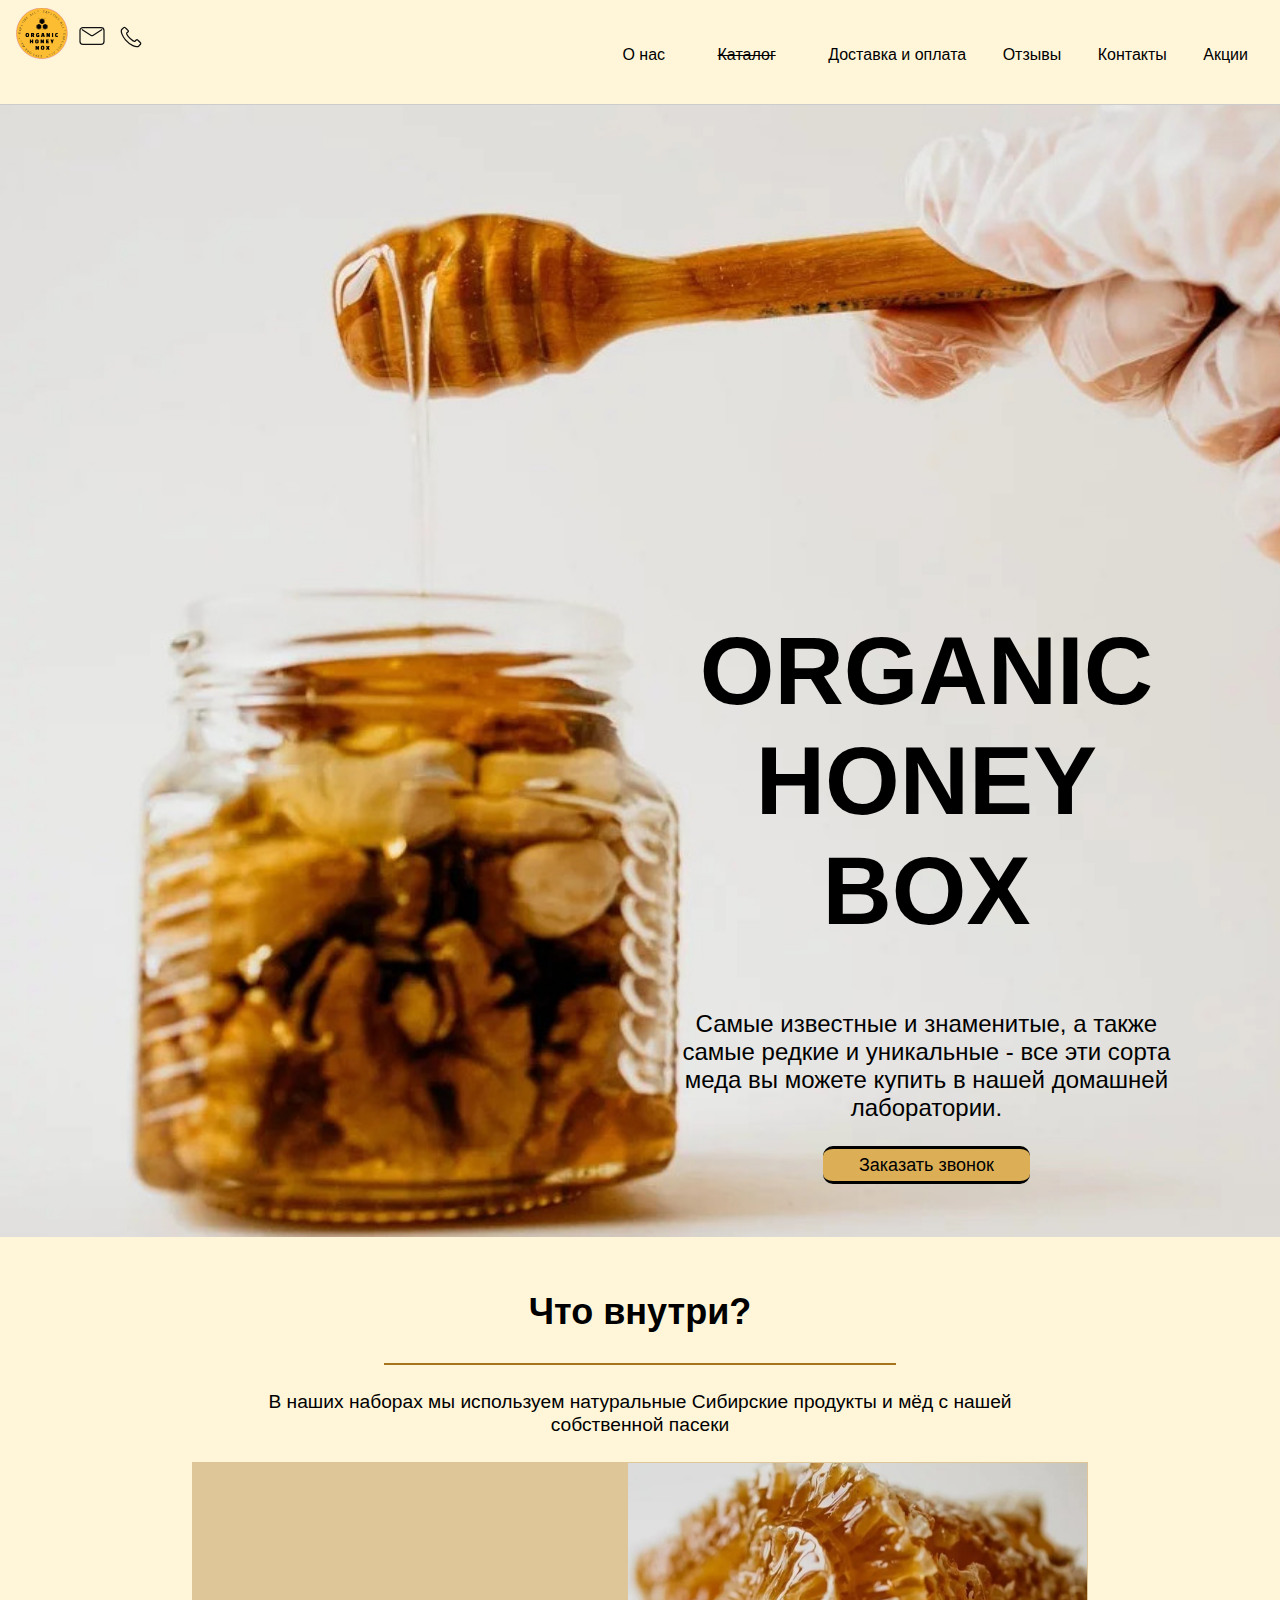
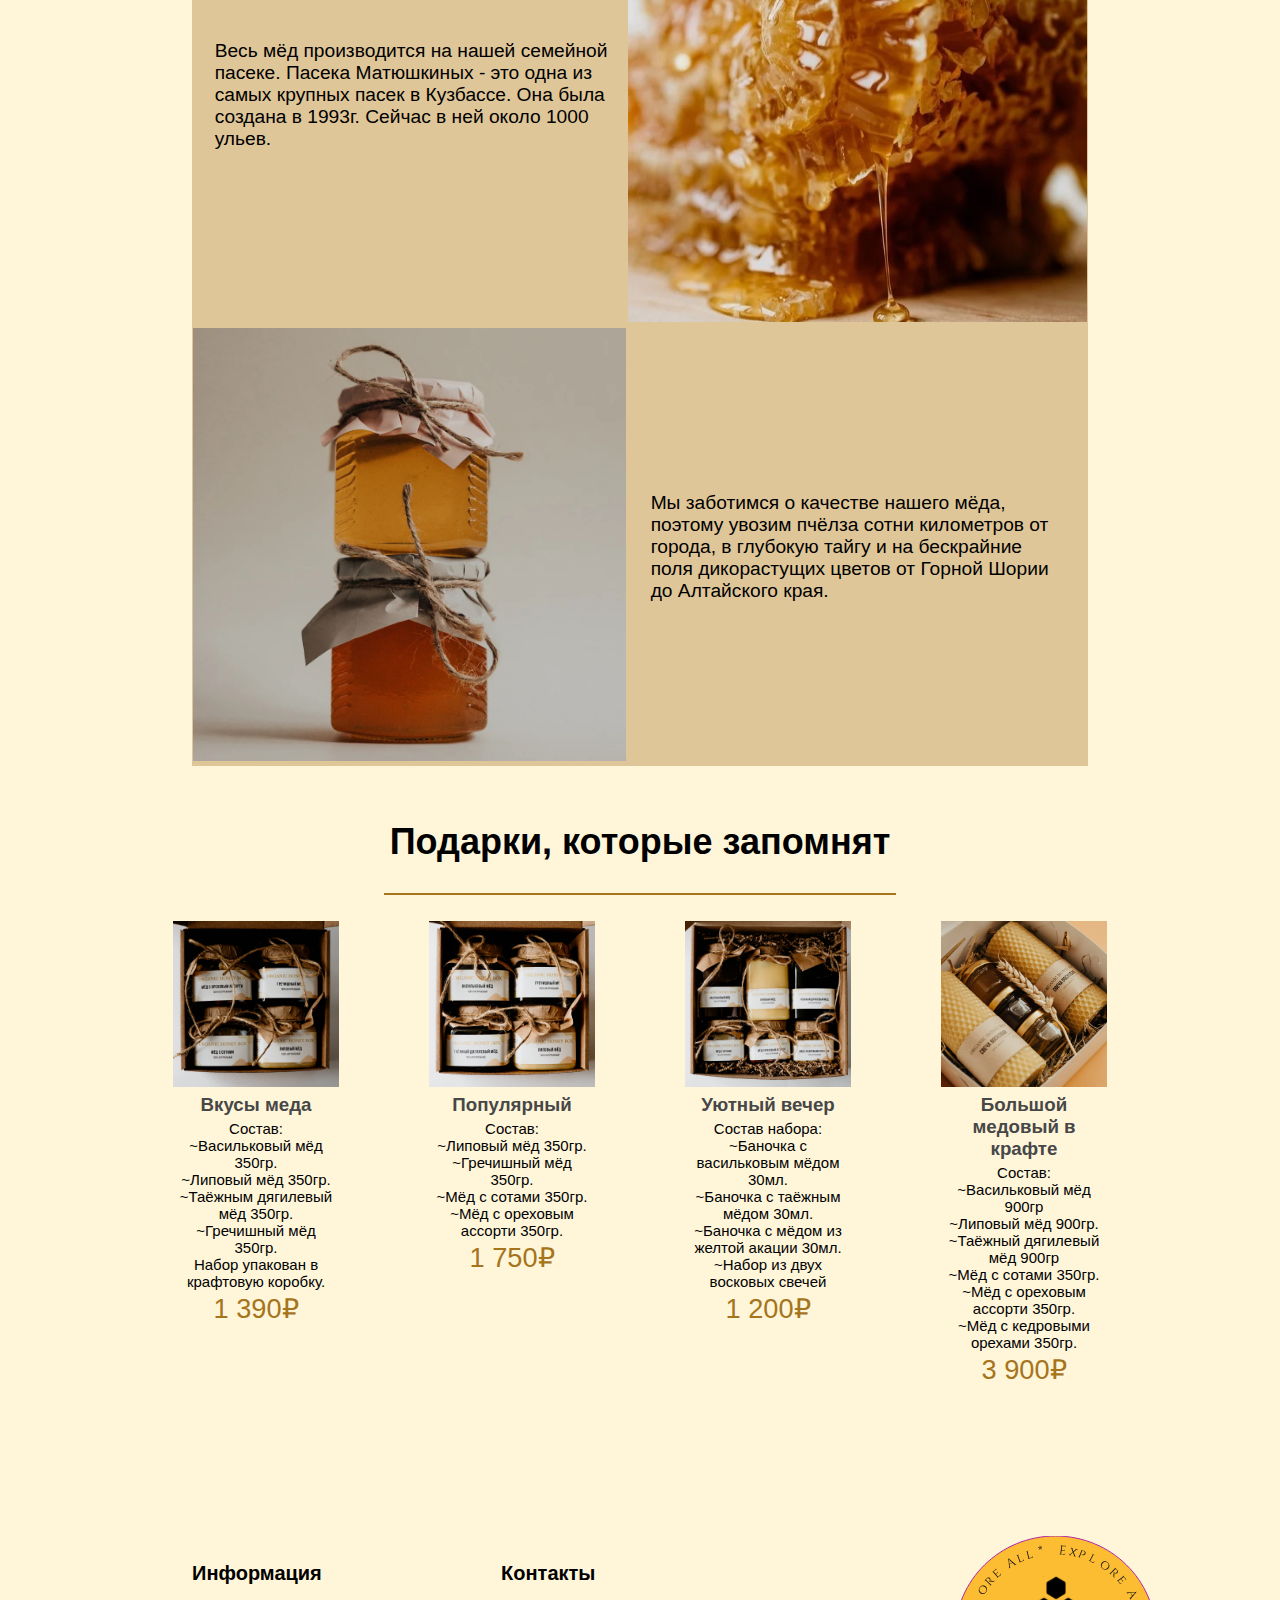
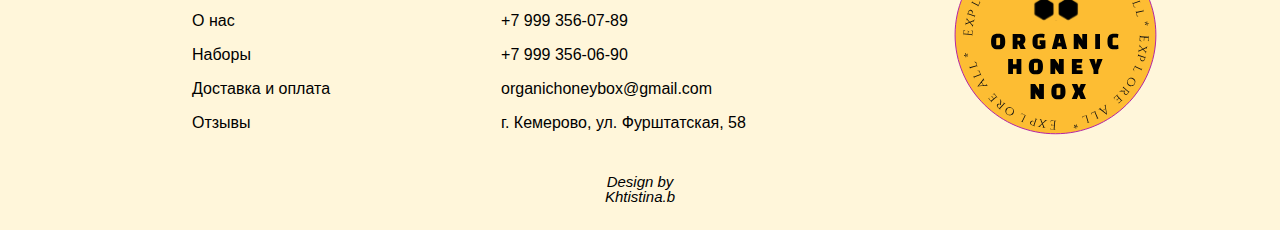
<file: index.html>
<!DOCTYPE html>
<html lang="en">
<head>
  <meta charset="UTF-8">
  <meta http-equiv="X-UA-Compatible" content="IE=edge">
  <meta name="viewport" content="width=device-width, initial-scale=1.0">
  <meta name="keywords" content="">
  <meta name="description" content="">

  <link rel="stylesheet" href="css/base.css">
  <link rel="stylesheet" href="css/gift-sets.css">
  <link rel="stylesheet" href="css/header.css">
  <link rel="stylesheet" href="css/footer.css">

  <script src="js/header.js"></script>

  <!-- Yandex.Metrika counter -->
  <script type="text/javascript">
      (function (m, e, t, r, i, k, a) {
          m[i] = m[i] || function () {
              (m[i].a = m[i].a || []).push(arguments)
          };
          m[i].l = 1 * new Date();
          for (var j = 0; j < document.scripts.length; j++) {
              if (document.scripts[j].src === r) {
                  return;
              }
          }
          k = e.createElement(t), a = e.getElementsByTagName(t)[0], k.async = 1, k.src = r, a.parentNode.insertBefore(k, a)
      })
      (window, document, "script", "https://mc.yandex.ru/metrika/tag.js", "ym");

      ym(91745476, "init", {
          clickmap: true,
          trackLinks: true,
          accurateTrackBounce: true
      });
  </script>
  <noscript>
    <div><img src="https://mc.yandex.ru/watch/91745476" style="position:absolute; left:-9999px;" alt=""/></div>
  </noscript>
  <!-- /Yandex.Metrika counter -->

  <title>Подарочные наборы</title>
</head>

<body>

<header>
  <div class="site-header">
    <div class="site-identity">
      <img src="images/icons/logo.svg" height="51.5" width="52" alt="Logo mini">
      <a class="contact-logo" href="mailto:organichoneybox@gmail.com">
        <img src="images/icons/email.svg" height="28.2" width="39.2" alt="Logo mini">
      </a>
      <a class="contact-logo" href="tel:+7 999 356-07-89">
        <img src="images/icons/phone.svg" height="25.9" width="30.3" alt="Logo mini">
      </a>
    </div>

    <nav class="site-navigation">
      <ul class="nav">
        <li><a href="about-us.html">О нас</a></li>
        <li>
          <div class="dropdown">
            <button onclick="myFunction()" class="dropbtn current">Каталог</button>
            <div id="myDropdown" class="dropdown-content">
              <a href="index.html#gifts">Подарочные наборы</a>
              <a href="sets.html#honey">Мёд</a>
            </div>
          </div>
        </li>
        <li><a href="delivery.html">Доставка и оплата</a></li>
        <li><a href="delivery.html#feedback">Отзывы</a></li>
        <li><a href="#contacts">Контакты</a></li>
        <li><a href="sales.html">Акции</a></li>
      </ul>
    </nav>
  </div>

  <div class="header-image">
    <img src="images/home/background.jpeg" alt="">
    <div class="content">
      <h1>ORGANIC HONEY BOX</h1>
      <p>
        Самые известные и знаменитые, а также самые редкие и уникальные - все эти сорта меда вы можете купить в нашей
        домашней лаборатории.
      </p>
      <div class="call-button">
        <a href="https://forms.gle/hiMPnfRFtHsNUYfY8">Заказать звонок</a>
      </div>
    </div>
  </div>
</header>

<main role="main">
  <div class="conteiner">
    <div class="title-center">
      <h2 class=>Что внутри?</h2>
    </div>
    <p class="content-center">
      В наших наборах мы используем натуральные Сибирские продукты и мёд с нашей собственной пасеки
    </p>
  </div>

  <div class="conteiner">
    <table class="table">
      <tbody>
      <tr>
        <td>
          <p class="cell-text">
            Весь мёд производится на нашей семейной пасеке. Пасека Матюшкиных - это одна из самых крупных пасек в
            Кузбассе. Она была создана в 1993г. Cейчас в ней около 1000 ульев.
          </p>
        </td>
        <td class="cell-image">
          <img class="table-image" src="images/home/about1(2).jpg" alt="">
        </td>
      </tr>
      <tr>
        <td class="cell-image">
          <img class="table-image" src="images/home/about2.jpg" alt=""></td>
        <td>
          <p class="cell-text">
            Мы заботимся о качестве нашего мёда, поэтому увозим пчёлза сотни километров от города, в глубокую тайгу и на
            бескрайние поля дикорастущих цветов от Горной Шории до Алтайского края.
          </p>
        </td>
      </tr>
      </tbody>
    </table>
  </div>

  <div class="conteiner">
    <div class="title-center">
      <h2 id="gifts">Подарки, которые запомнят</h2>
    </div>

    <div class="conteiner">
      <ul class="products">

        <li class="product-wrapper">
          <div class="product">
            <img class="product-photo" src="images/home/set1.jpg.webp" alt="">
            <h3>Вкусы меда</h3>
            <div class="description">
              <p>
                Состав: <br>
                ~Васильковый мёд 350гр. <br>
                ~Липовый мёд 350гр.<br>
                ~Таёжным дягилевый мёд 350гр. <br>
                ~Гречишный мёд 350гр.<br>
                Набор упакован в крафтовую коробку. <br>
              </p>
            </div>
            <p>1 390₽</p>
          </div>
        </li>

        <li class="product-wrapper">
          <div class="product">
            <img class="product-photo" src="images/home/set2.jpg" alt="">
            <h3>Популярный</h3>
            <div class="description">
              <p>
                Состав: <br>
                ~Липовый мёд 350гр. <br>
                ~Гречишный мёд 350гр. <br>
                ~Мёд с сотами 350гр. <br>
                ~Мёд с ореховым ассорти 350гр. <br>
              </p>
            </div>
            <p>1 750₽</p>
          </div>
        </li>

        <li class="product-wrapper">
          <div class="product">
            <img class="product-photo" src="images/home/set3.webp" alt="">
            <h3>Уютный вечер</h3>
            <div class="description">
              <p>
                Состав набора: <br>
                ~Баночка с васильковым мёдом 30мл.<br>
                ~Баночка с таёжным мёдом 30мл.<br>
                ~Баночка с мёдом из желтой акации 30мл.<br>
                ~Набор из двух восковых свечей <br>
              </p>
            </div>
            <p>1 200₽</p>
          </div>
        </li>

        <li class="product-wrapper">
          <div class="product">
            <img class="product-photo" src="images/home/set4.webp" alt="">
            <h3>Большой медовый в крафте</h3>
            <div class="description">
              <p>
                Состав: <br>
                ~Васильковый мёд 900гр <br>
                ~Липовый мёд 900гр. <br>
                ~Таёжный дягилевый мёд 900гр <br>
                ~Мёд с сотами 350гр. <br>
                ~Мёд с ореховым ассорти 350гр. <br>
                ~Мёд с кедровыми орехами 350гр. <br>
              </p>
            </div>
            <p>3 900₽</p>
          </div>
        </li>

      </ul>
    </div>
  </div>
</main>

<footer role="contentinfo">
  <div class="textcols">
    <div class="textcols-item">
      <h4>Информация</h4>
      <p><a href="about-us.html">О нас</a></p>
      <p><a href="sets.html">Наборы</a></p>
      <p><a href="delivery.html">Доставка и оплата</a></p>
      <p><a href="delivery.html#feedback">Отзывы</a></p>
    </div>
    <div class="textcols-item">
      <h4><a id="contacts">Контакты</a></h4>
      <p><a href="tel:+7 999 356-07-89">+7 999 356-07-89</a></p>
      <p><a href="tel:+7 999 356-06-90">+7 999 356-06-90</a></p>
      <p><a href="mailto:organichoneybox@gmail.com">organichoneybox@gmail.com</a></p>
      <p><a href="">г. Кемерово, ул. Фурштатская, 58</a></p>
    </div>
    <div class="textcols-item-logo">
      <img class="logo" src="images/icons/logo.svg" alt="">
    </div>
  </div>
  <div class="conteiner">
    <p class="designer">Design by <br> Khtistina.b</p>
  </div>
</footer>
</body>
</html>
</file>
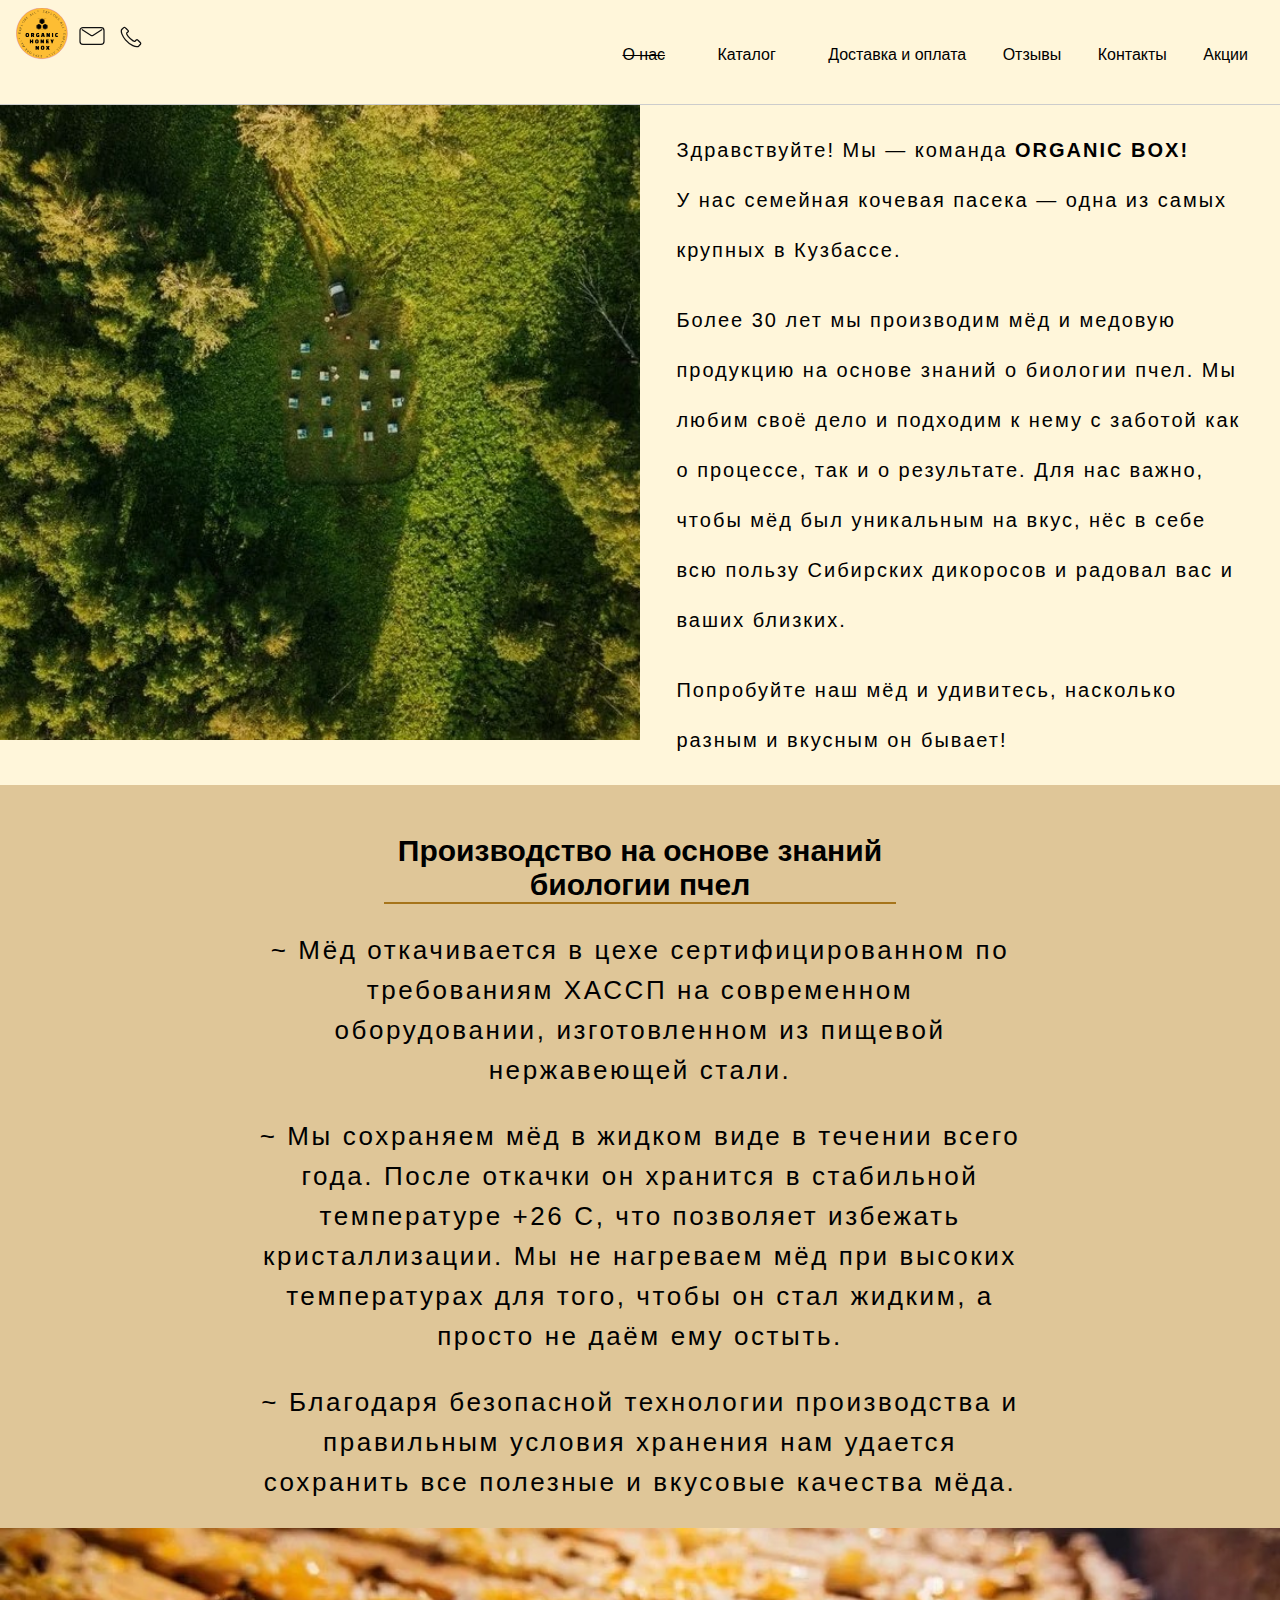
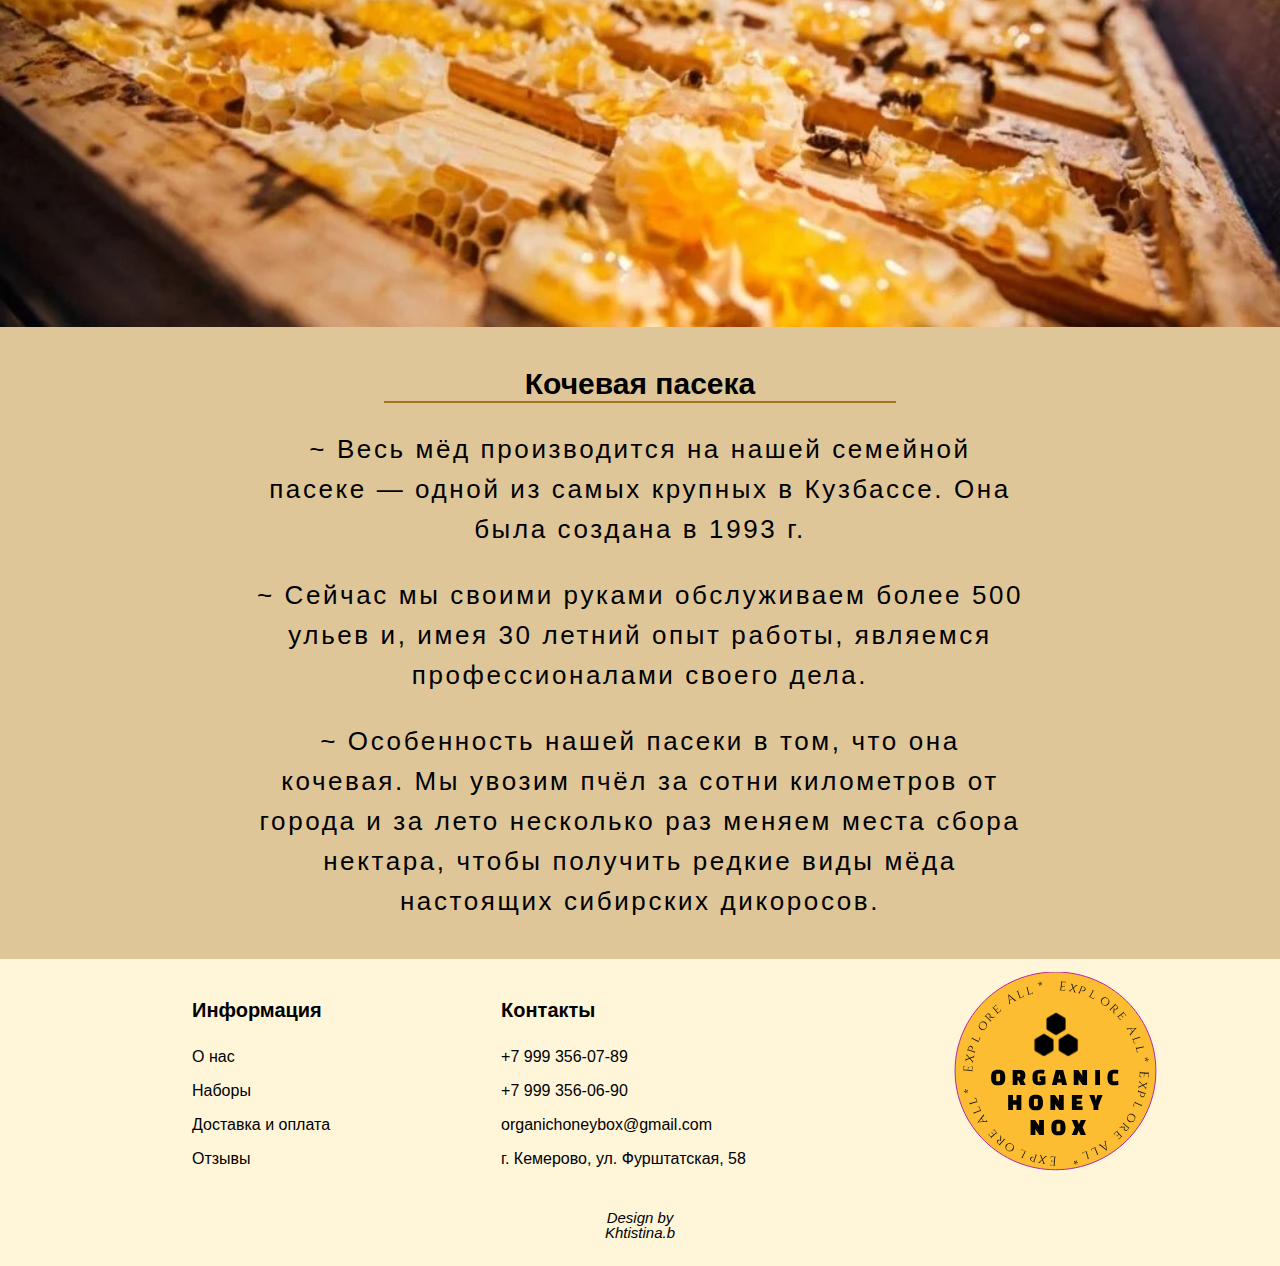
<file: about-us.html>
<!DOCTYPE html>
<html lang="en">
<head>
  <meta charset="UTF-8">
  <meta http-equiv="X-UA-Compatible" content="IE=edge">
  <meta name="viewport" content="width=device-width, initial-scale=1.0">

  <link rel="stylesheet" href="css/base.css">
  <link rel="stylesheet" href="css/header.css">
  <link rel="stylesheet" href="css/footer.css">
  <link rel="stylesheet" href="css/about-us.css">

  <script src="js/header.js"></script>

  <!-- Yandex.Metrika counter -->
<script type="text/javascript" >
   (function(m,e,t,r,i,k,a){m[i]=m[i]||function(){(m[i].a=m[i].a||[]).push(arguments)};
   m[i].l=1*new Date();
   for (var j = 0; j < document.scripts.length; j++) {if (document.scripts[j].src === r) { return; }}
   k=e.createElement(t),a=e.getElementsByTagName(t)[0],k.async=1,k.src=r,a.parentNode.insertBefore(k,a)})
   (window, document, "script", "https://mc.yandex.ru/metrika/tag.js", "ym");

   ym(91745476, "init", {
        clickmap:true,
        trackLinks:true,
        accurateTrackBounce:true
   });
</script>
<noscript><div><img src="https://mc.yandex.ru/watch/91745476" style="position:absolute; left:-9999px;" alt="" /></div></noscript>
<!-- /Yandex.Metrika counter -->

  <title>О нас</title>
</head>
<body>
<header>
  <div class="site-header">
    <div class="site-identity">
      <img src="images/icons/logo.svg" height="51.5" width="52" alt="Logo mini">
      <a class="contact-logo" href="mailto:organichoneybox@gmail.com">
        <img src="images/icons/email.svg" height="28.2" width="39.2" alt="Logo mini">
      </a>
      <a class="contact-logo" href="tel:+7 999 356-07-89">
        <img src="images/icons/phone.svg" height="25.9" width="30.3" alt="Logo mini">
      </a>
    </div>

    <nav class="site-navigation">
      <ul class="nav">
        <li class="current"><a href="about-us.html">О нас</a></li>
        <li>
          <div class="dropdown">
            <button onclick="myFunction()" class="dropbtn">Каталог</button>
            <div id="myDropdown" class="dropdown-content">
              <a href="index.html#gifts">Подарочные наборы</a>
              <a href="sets.html#honey">Мёд</a>
            </div>
          </div>
        </li>
        <li><a href="delivery.html">Доставка и оплата</a></li>
        <li><a href="delivery.html#feedback">Отзывы</a></li>
        <li><a href="#contacts">Контакты</a></li>
        <li><a href="sales.html">Акции</a></li>
      </ul>
    </nav>
  </div>
</header>

<main role="main">
  <div class="content-cols">
    <div class="content-col">
      <img src="images/about-us/nature.jpg" alt="nature">
    </div>
    <div class="content-col">
      <p>
        Здравствуйте! Мы — команда <strong>ORGANIC BOX!</strong> <br>
        У нас семейная кочевая пасека — одна из самых крупных в Кузбассе.
      </p>
      <p>
        Более 30 лет мы производим мёд и медовую продукцию на основе знаний о биологии пчел.
        Мы любим своё дело и подходим к нему с заботой как о процессе, так и о результате.
        Для нас важно, чтобы мёд был уникальным на вкус, нёс в себе всю пользу Cибирских
        дикоросов и радовал вас и ваших близких.
      </p>
      <p>
        Попробуйте наш мёд и удивитесь, насколько разным и вкусным он бывает!
      </p>
    </div>
  </div>

  <div class="central-content">
    <div class="content">
      <div class="conteiner">
        <div class="title-center">
          <h2>Производство на основе знаний биологии пчел</h2>
        </div>
      </div>
      <p>
        ~ Мёд откачивается в цехе сертифицированном по требованиям ХАССП на современном
        оборудовании, изготовленном из пищевой нержавеющей стали.
      </p>
      <p>
        ~ Мы сохраняем мёд в жидком виде в течении всего года. После откачки он
        хранится в стабильной температуре +26 С, что позволяет избежать кристаллизации.
        Мы не нагреваем мёд при высоких температурах для того, чтобы он стал жидким, а просто не даём ему остыть.
      </p>
      <p>
        ~ Благодаря безопасной технологии производства и правильным условия хранения нам удается
        сохранить все полезные и вкусовые качества мёда.
      </p>
    </div>

    <div class="content">
      <img src="images/about-us/hive.jpg" alt="hive">
    </div>

    <div class="content">
      <div class="conteiner">
        <div class="title-center">
          <h2>Кочевая пасека</h2>
        </div>
      </div>
      <p>
        ~ Весь мёд производится на нашей семейной пасеке — одной из самых крупных в Кузбассе.
        Она была создана в 1993 г.
      </p>
      <p>
        ~ Сейчас мы своими руками обслуживаем более 500 ульев и, имея 30 летний опыт работы,
        являемся профессионалами своего дела.
      </p>
      <p>
        ~ Особенность нашей пасеки в том, что она кочевая. Мы увозим пчёл за сотни километров
        от города и за лето несколько раз меняем места сбора нектара, чтобы получить редкие
        виды мёда настоящих сибирских дикоросов.
      </p>
    </div>
  </div>
</main>

<footer role="contentinfo">
  <div class="textcols">
    <div class="textcols-item">
      <h4>Информация</h4>
      <p><a href="about-us.html">О нас</a></p>
      <p><a href="sets.html">Наборы</a></p>
      <p><a href="delivery.html">Доставка и оплата</a></p>
      <p><a href="delivery.html#feedback">Отзывы</a></p>
    </div>
    <div class="textcols-item">
      <h4><a id="contacts">Контакты</a></h4>
      <p><a href="tel:+7 999 356-07-89">+7 999 356-07-89</a></p>
      <p><a href="tel:+7 999 356-06-90">+7 999 356-06-90</a></p>
      <p><a href="mailto:organichoneybox@gmail.com">organichoneybox@gmail.com</a></p>
      <p><a href="">г. Кемерово, ул. Фурштатская, 58</a></p>
    </div>
    <div class="textcols-item-logo">
      <img class="logo" src="images/icons/logo.svg" alt="">
    </div>
  </div>
  <div class="conteiner">
    <p class="designer">Design by <br> Khtistina.b</p>
  </div>
</footer>
</body>
</html>
</file>
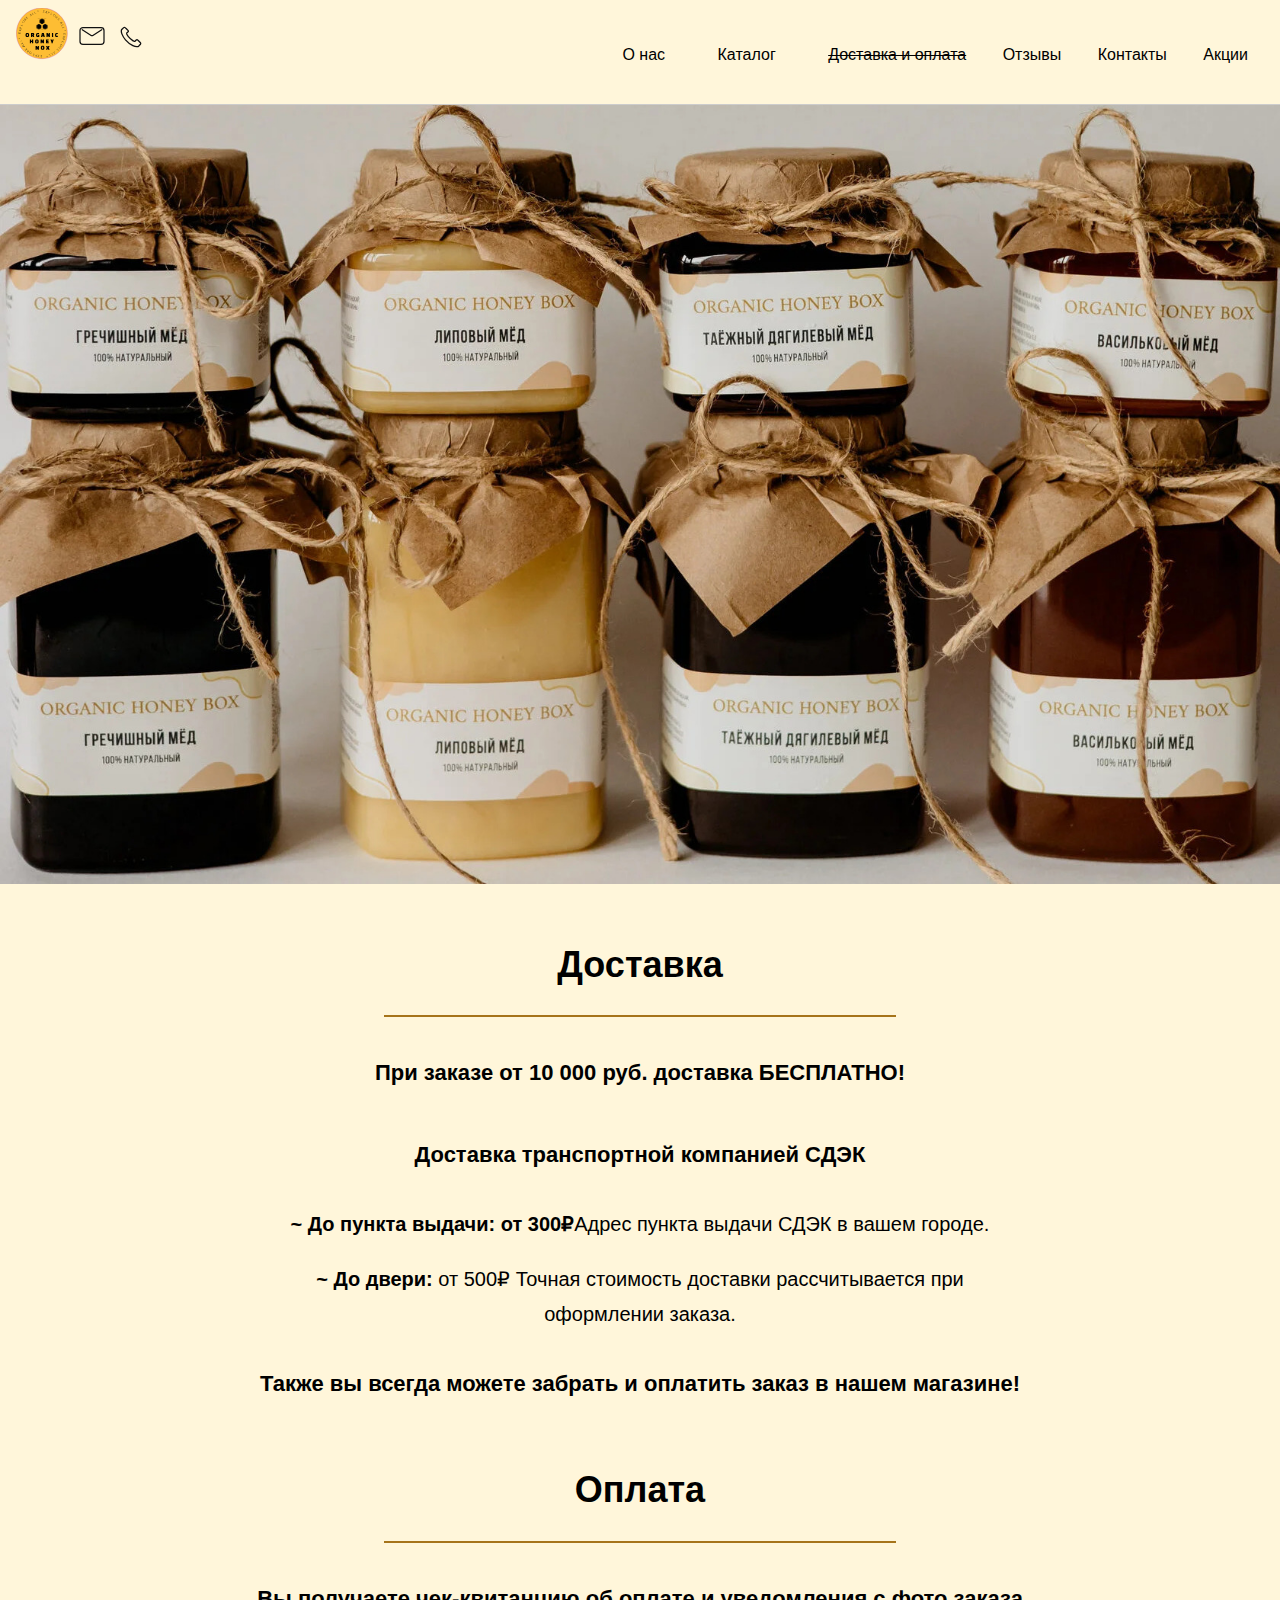
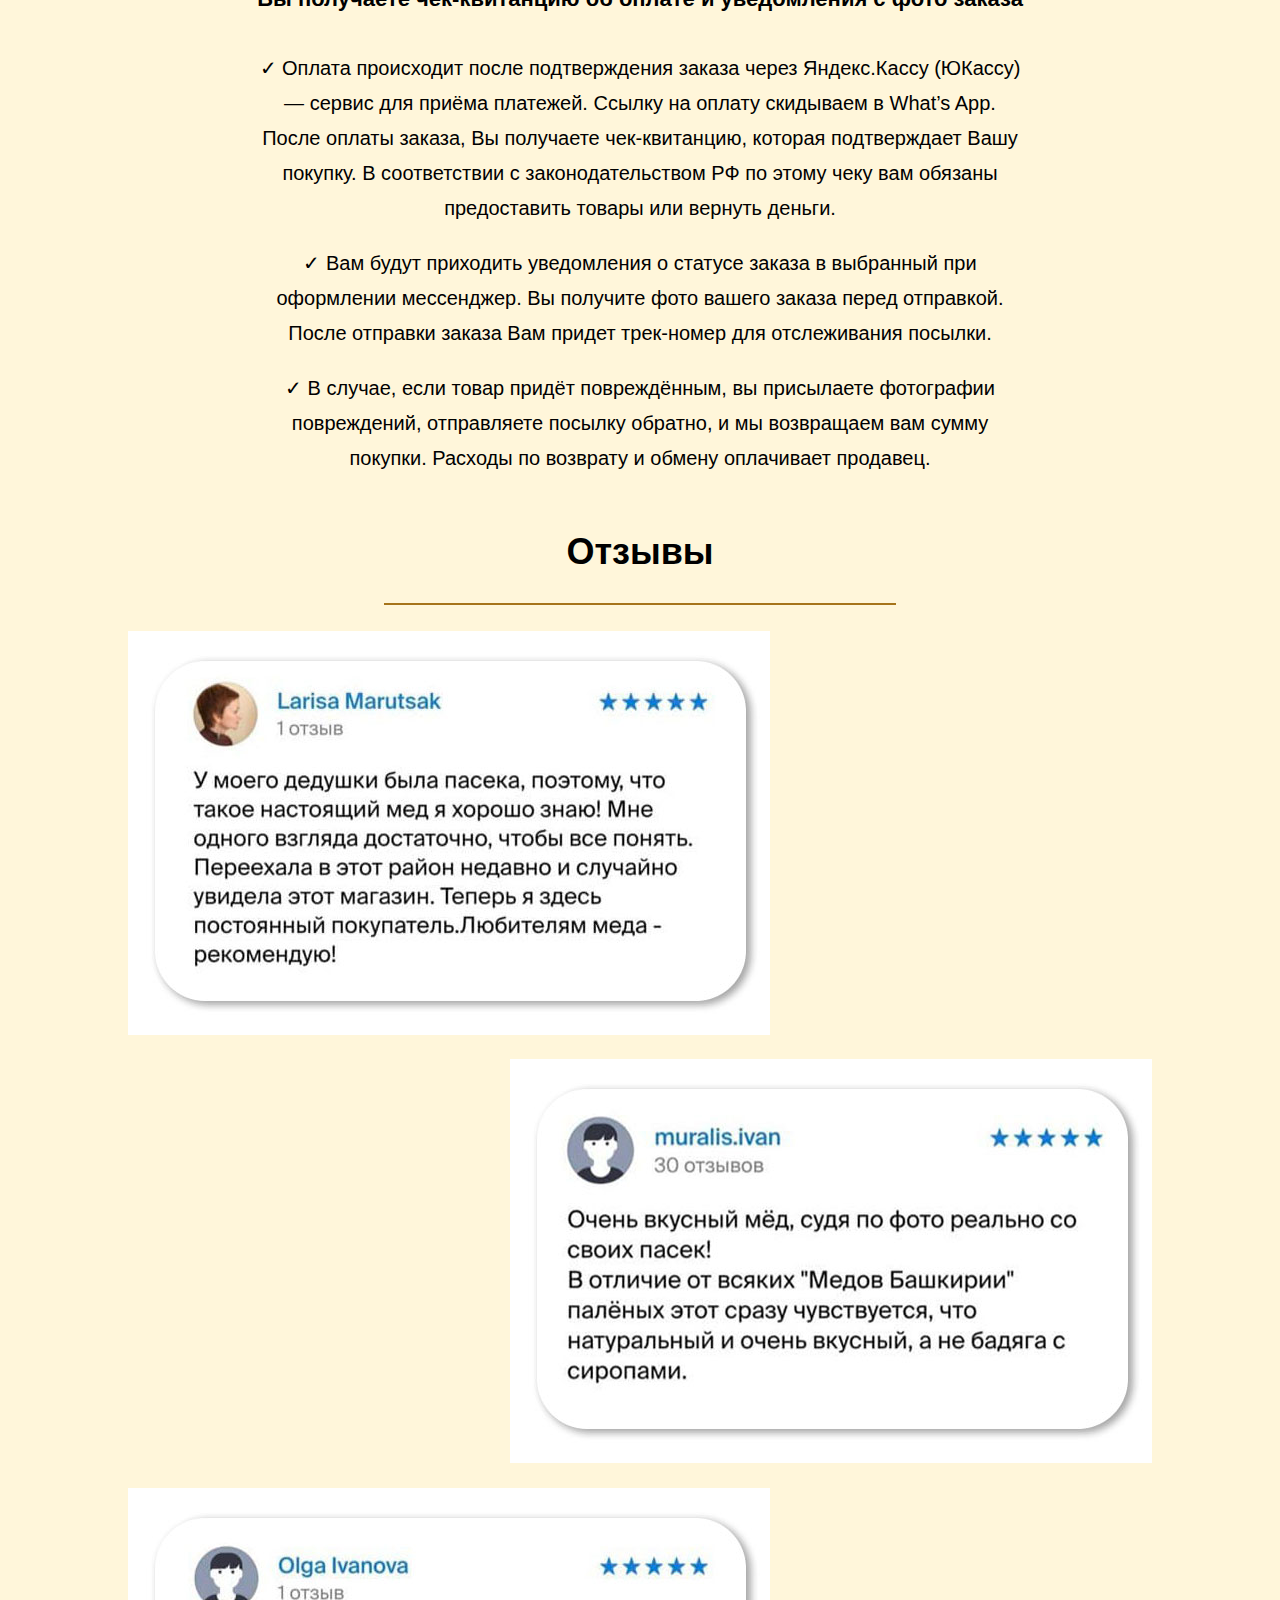
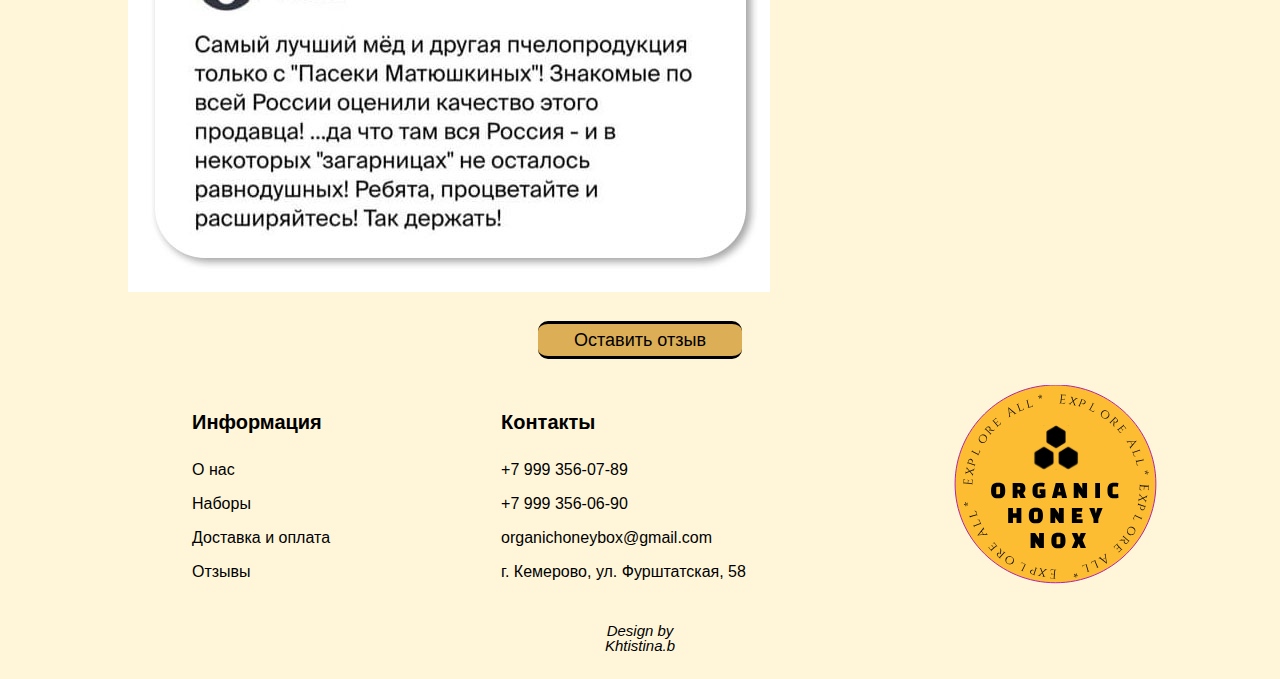
<file: delivery.html>
<!DOCTYPE html>
<html lang="en">
<head>
  <meta charset="UTF-8">
  <meta http-equiv="X-UA-Compatible" content="IE=edge">
  <meta name="viewport" content="width=device-width, initial-scale=1.0">

  <link rel="stylesheet" href="css/base.css">
  <link rel="stylesheet" href="css/delivery.css">
  <link rel="stylesheet" href="css/header.css">
  <link rel="stylesheet" href="css/footer.css">

  <script src="js/header.js"></script>

  <!-- Yandex.Metrika counter -->
<script type="text/javascript" >
   (function(m,e,t,r,i,k,a){m[i]=m[i]||function(){(m[i].a=m[i].a||[]).push(arguments)};
   m[i].l=1*new Date();
   for (var j = 0; j < document.scripts.length; j++) {if (document.scripts[j].src === r) { return; }}
   k=e.createElement(t),a=e.getElementsByTagName(t)[0],k.async=1,k.src=r,a.parentNode.insertBefore(k,a)})
   (window, document, "script", "https://mc.yandex.ru/metrika/tag.js", "ym");

   ym(91745476, "init", {
        clickmap:true,
        trackLinks:true,
        accurateTrackBounce:true
   });
</script>
<noscript><div><img src="https://mc.yandex.ru/watch/91745476" style="position:absolute; left:-9999px;" alt="" /></div></noscript>
<!-- /Yandex.Metrika counter -->

  <title>Доставка и оплата</title>
</head>
<body>
<header>
  <div class="site-header">
    <div class="site-identity">
      <img src="images/icons/logo.svg" height="51.5" width="52" alt="Logo mini">
      <a class="contact-logo" href="mailto:organichoneybox@gmail.com">
        <img src="images/icons/email.svg" height="28.2" width="39.2" alt="Logo mini">
      </a>
      <a class="contact-logo" href="tel:+7 999 356-07-89">
        <img src="images/icons/phone.svg" height="25.9" width="30.3" alt="Logo mini">
      </a>
    </div>

    <nav class="site-navigation">
      <ul class="nav">
        <li><a href="about-us.html">О нас</a></li>
        <li>
          <div class="dropdown">
            <button onclick="myFunction()" class="dropbtn">Каталог</button>
            <div id="myDropdown" class="dropdown-content">
              <a href="index.html#gifts">Подарочные наборы</a>
              <a href="sets.html#honey">Мёд</a>
            </div>
          </div>
        </li>
        <li class="current"><a href="delivery.html">Доставка и оплата</a></li>
        <li><a href="delivery.html#feedback">Отзывы</a></li>
        <li><a href="#contacts">Контакты</a></li>
        <li><a href="sales.html">Акции</a></li>
      </ul>
    </nav>
  </div>
</header>

<main>
  <div class="width-image">
    <img src="images/delivery/background.jpeg" alt="">
  </div>
  <div class="conteiner">
    <div class="title-center">
      <h2>Доставка</h2>
    </div>
    <div class="content">
      <h3>При заказе от 10 000 руб. доставка БЕСПЛАТНО!</h3>
      <h3>Доставка транспортной компанией СДЭК</h3>
      <p>
        <strong>~ До пункта выдачи: от 300&#8381;</strong>Адрес пункта выдачи СДЭК в вашем городе.
      </p>
      <p>
        <strong>~ До двери:</strong> от 500&#8381; Точная стоимость доставки рассчитывается при оформлении заказа.
      </p>
      <h3>Также вы всегда можете забрать и оплатить заказ в нашем магазине!</h3>
    </div>
  </div>

  <div class="conteiner">
    <div class="title-center">
      <h2>Оплата</h2>
    </div>
    <div class="content">
      <h3>Вы получаете чек-квитанцию об оплате и уведомления с фото заказа</h3>
      <p>
        ✓ Оплата происходит после подтверждения заказа через Яндекс.Кассу (ЮКассу) — сервис для приёма платежей.
        Ссылку на оплату скидываем в What’s App. После оплаты заказа, Вы получаете чек-квитанцию, которая подтверждает
        Вашу покупку. В соответствии с законодательством РФ по этому чеку вам обязаны предоставить товары или вернуть
        деньги.
      </p>
      <p>
        ✓ Вам будут приходить уведомления о статусе заказа в выбранный при оформлении мессенджер. Вы получите фото
        вашего заказа перед отправкой. После отправки заказа Вам придет трек-номер для отслеживания посылки.
      </p>
      <p>
        ✓ В случае, если товар придёт повреждённым, вы присылаете фотографии повреждений, отправляете посылку обратно,
        и мы возвращаем вам сумму покупки. Расходы по возврату и обмену оплачивает продавец.
      </p>
    </div>
  </div>

  <div class="conteiner">
    <div class="title-center">
      <h2><a id="feedback">Отзывы</a></h2>
    </div>
    <div class="feedbacks">
      <div class="feedback">
        <img src="images/delivery/feedback1.jpg" alt="feedback1">
      </div>
      <div class="feedback feedback-left">
        <img src="images/delivery/feedback2.jpg" alt="feedback2">
      </div>
      <div class="feedback">
        <img src="images/delivery/feedback3.jpg" alt="feedback3">
      </div>
    </div>
    <div class="call-button">
      <a href="https://forms.gle/NvofnAzeN2QzLEEdA">Оставить отзыв</a>
    </div>
  </div>
</main>

<footer role="contentinfo">
  <div class="textcols">
    <div class="textcols-item">
      <h4>Информация</h4>
      <p><a href="about-us.html">О нас</a></p>
      <p><a href="sets.html">Наборы</a></p>
      <p><a href="delivery.html">Доставка и оплата</a></p>
      <p><a href="delivery.html#feedback">Отзывы</a></p>
    </div>
    <div class="textcols-item">
      <h4><a id="contacts">Контакты</a></h4>
      <p><a href="tel:+7 999 356-07-89">+7 999 356-07-89</a></p>
      <p><a href="tel:+7 999 356-06-90">+7 999 356-06-90</a></p>
      <p><a href="mailto:organichoneybox@gmail.com">organichoneybox@gmail.com</a></p>
      <p><a href="">г. Кемерово, ул. Фурштатская, 58</a></p>
    </div>
    <div class="textcols-item-logo">
      <img class="logo" src="images/icons/logo.svg" alt="">
    </div>
  </div>
  <div class="conteiner">
    <p class="designer">Design by <br> Khtistina.b</p>
  </div>
</footer>
</body>
</html>
</file>
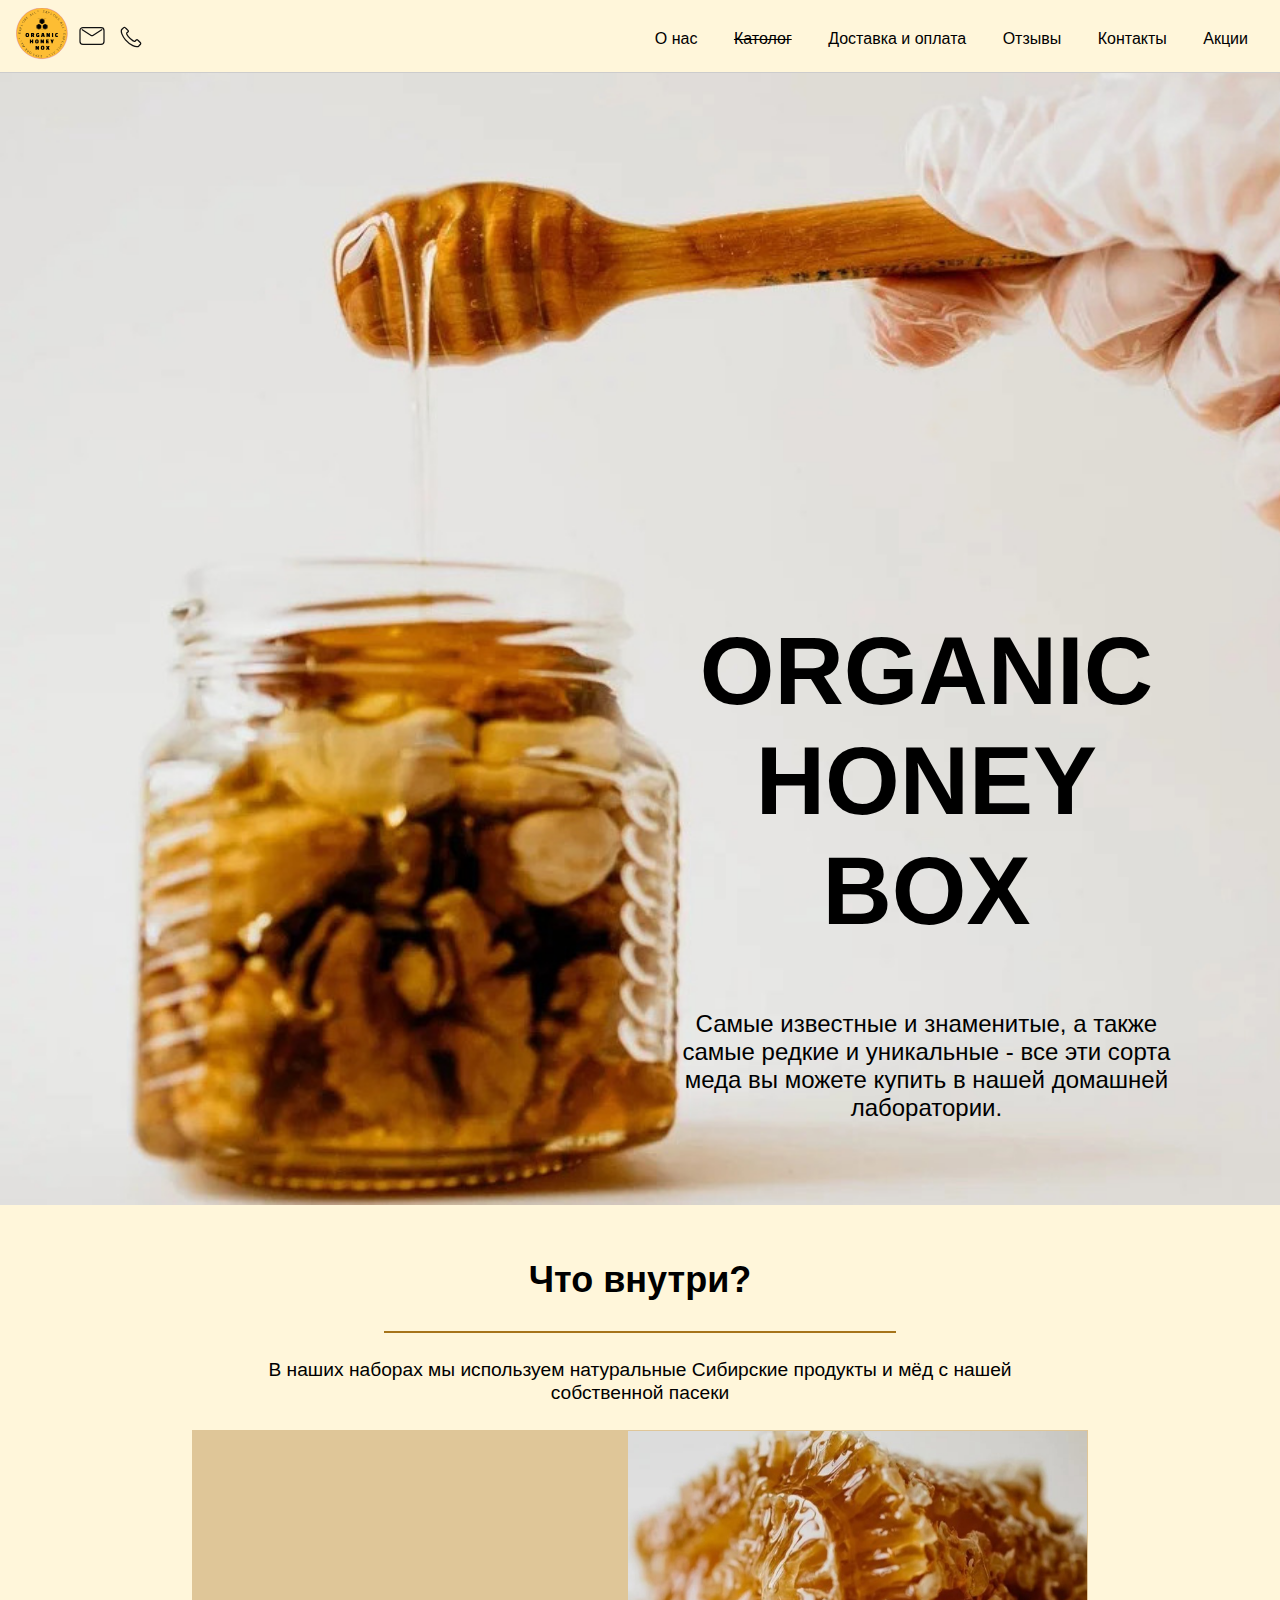
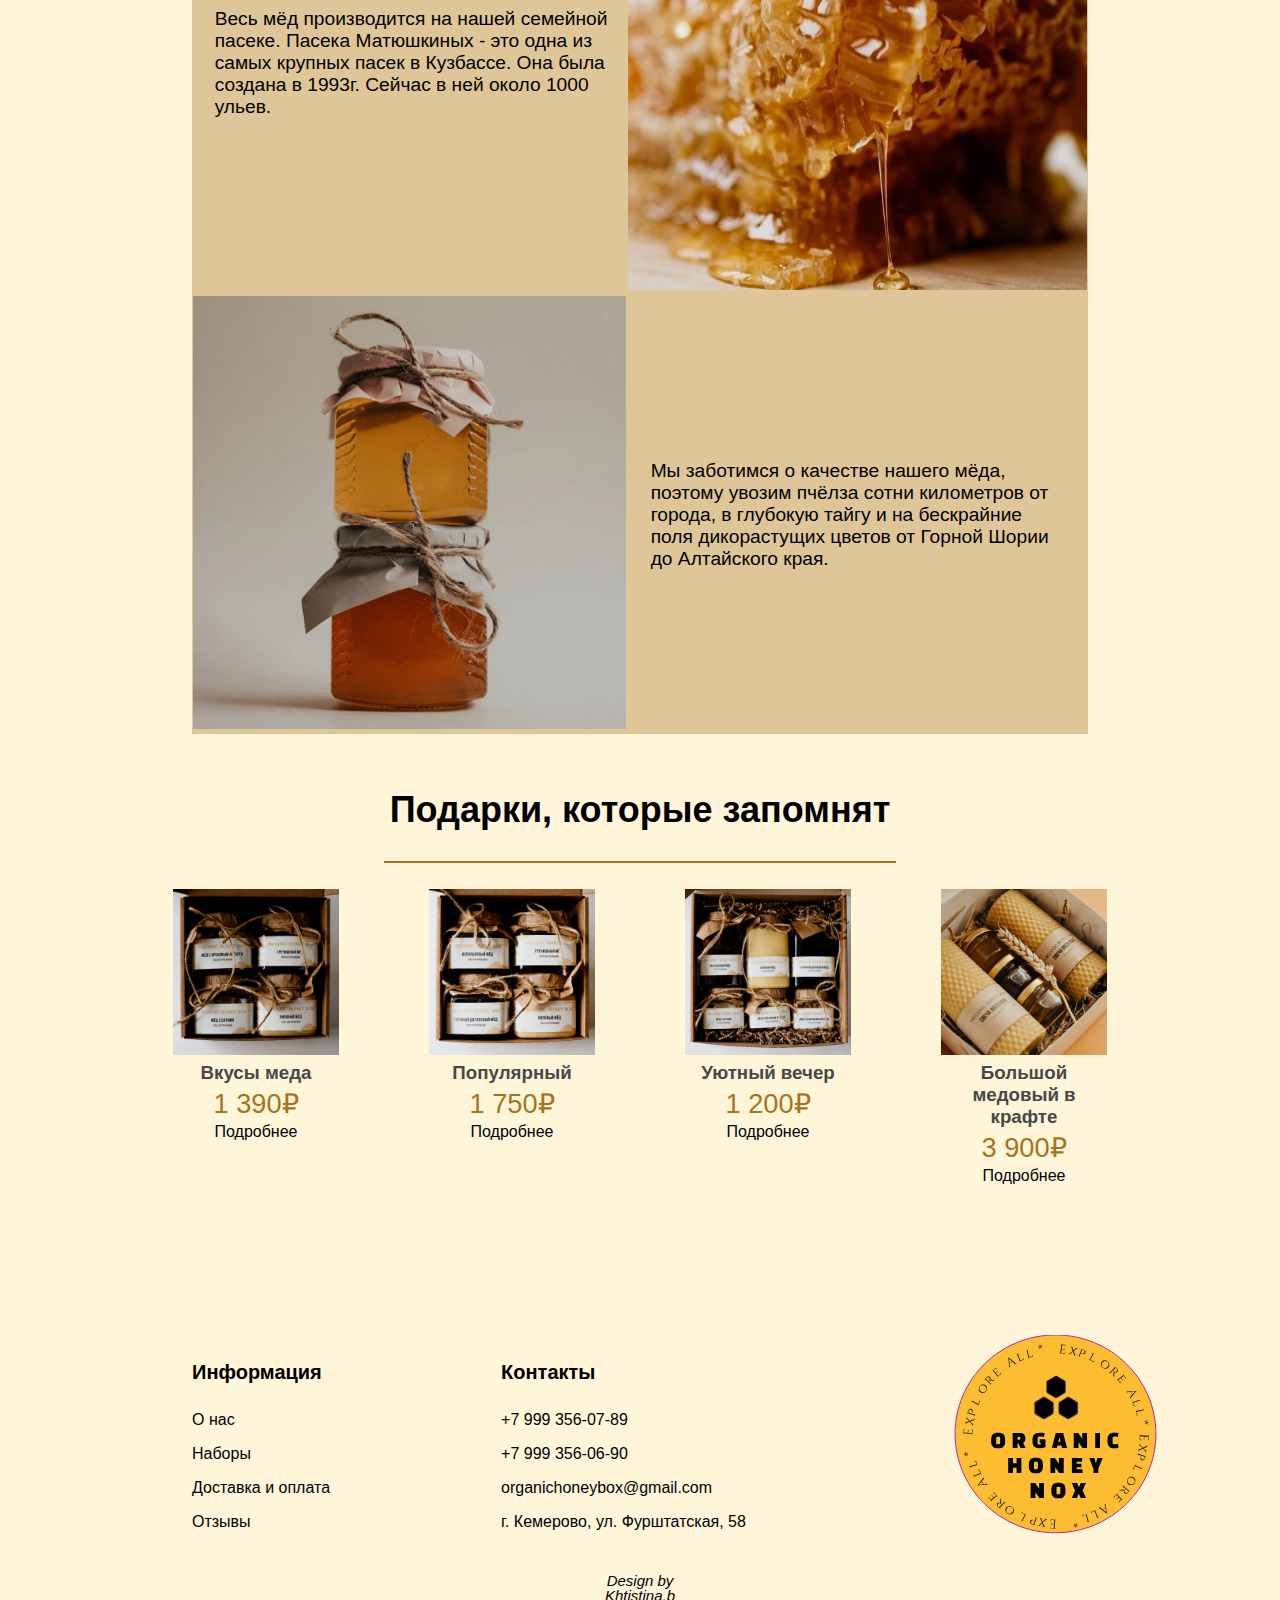
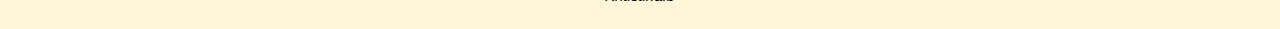
<file: gift-sets.html>
<!DOCTYPE html>
<html lang="en">
<head>
  <meta charset="UTF-8">
  <meta http-equiv="X-UA-Compatible" content="IE=edge">
  <meta name="viewport" content="width=device-width, initial-scale=1.0">

  <link rel="stylesheet" href="css/base.css">
  <link rel="stylesheet" href="css/gift-sets.css">
  <link rel="stylesheet" href="css/header.css">
  <link rel="stylesheet" href="css/footer.css">

  <title>Подарочные наборы</title>
</head>

<body>

<header>
  <div class="site-header">
    <div class="site-identity">
      <img src="images/icons/logo.svg" height="51.5" width="52" alt="Logo mini">
      <a class="contact-logo" href="mailto:organichoneybox@gmail.com">
        <img src="images/icons/email.svg" height="28.2" width="39.2" alt="Logo mini">
      </a>
      <a class="contact-logo" href="tel:+7 999 356-07-89">
        <img src="images/icons/phone.svg" height="25.9" width="30.3" alt="Logo mini">
      </a>
    </div>

    <nav class="site-navigation">
      <ul class="nav">
        <li><a href="about-us.html">О нас</a></li>
        <li class="current"><a href="sets.html">Католог</a></li>
        <li><a href="delivery.html">Доставка и оплата</a></li>
        <li><a href="delivery.html#feedback">Отзывы</a></li>
        <li><a href="#contacts">Контакты</a></li>
        <li><a href="sales.html">Акции</a></li>
      </ul>
    </nav>
  </div>

  <div class="header-image">
    <img src="images/home/background.jpeg" alt="">
    <div class="content">
      <h1>ORGANIC HONEY BOX</h1>
      <p>
        Самые известные и знаменитые, а также самые редкие и уникальные - все эти сорта меда вы можете купить в нашей
        домашней лаборатории.
      </p>
    </div>
  </div>
</header>

<main role="main">
  <div class="conteiner">
    <div class="title-center">
      <h2 class=>Что внутри?</h2>
    </div>
    <p class="content-center">
      В наших наборах мы используем натуральные Сибирские продукты и мёд с нашей собственной пасеки
    </p>
  </div>

  <div class="conteiner">
    <table class="table">
      <tbody>
      <tr>
        <td>
          <p class="cell-text">
            Весь мёд производится на нашей семейной пасеке. Пасека Матюшкиных - это одна из самых крупных пасек в
            Кузбассе. Она была создана в 1993г. Cейчас в ней около 1000 ульев.
          </p>
        </td>
        <td class="cell-image">
          <img class="table-image" src="images/home/about1(2).jpg" alt="">
        </td>
      </tr>
      <tr>
        <td class="cell-image">
          <img class="table-image" src="images/home/about2.jpg" alt=""></td>
        <td>
          <p class="cell-text">
            Мы заботимся о качестве нашего мёда, поэтому увозим пчёлза сотни километров от города, в глубокую тайгу и на
            бескрайние поля дикорастущих цветов от Горной Шории до Алтайского края.
          </p>
        </td>
      </tr>
      </tbody>
    </table>
  </div>

  <div class="conteiner">
    <div class="title-center">
      <h2>Подарки, которые запомнят</h2>
    </div>

    <div class="conteiner">
      <ul class="products">

        <li class="product-wrapper">
          <div class="product">
            <img class="product-photo" src="images/home/set1.jpg.webp" alt="">
            <h3>Вкусы меда</h3>
            <p>1 390₽</p>
            <div class="product-button">
              <a href="">Подробнее</a>
            </div>
          </div>
        </li>

        <li class="product-wrapper">
          <div class="product">
            <img class="product-photo" src="images/home/set2.jpg" alt="">
            <h3>Популярный</h3>
            <p>1 750₽</p>
            <div class="product-button">
              <a href="">Подробнее</a>
            </div>
          </div>
        </li>

        <li class="product-wrapper">
          <div class="product">
            <img class="product-photo" src="images/home/set3.webp" alt="">
            <h3>Уютный вечер</h3>
            <p>1 200₽</p>
            <div class="product-button">
              <a href="">Подробнее</a>
            </div>
          </div>
        </li>

        <li class="product-wrapper">
          <div class="product">
            <img class="product-photo" src="images/home/set4.webp" alt="">
            <h3>Большой медовый в крафте</h3>
            <p>3 900₽</p>
            <div class="product-button">
              <a href="">Подробнее</a>
            </div>
          </div>
        </li>

      </ul>
    </div>
  </div>
</main>

<footer role="contentinfo">
  <div class="textcols">
    <div class="textcols-item">
      <h4>Информация</h4>
      <p><a href="about-us.html">О нас</a></p>
      <p><a href="sets.html">Наборы</a></p>
      <p><a href="delivery.html">Доставка и оплата</a></p>
      <p><a href="delivery.html#feedback">Отзывы</a></p>
    </div>
    <div class="textcols-item">
      <h4><a id="contacts">Контакты</a></h4>
      <p><a href="tel:+7 999 356-07-89">+7 999 356-07-89</a></p>
      <p><a href="tel:+7 999 356-06-90">+7 999 356-06-90</a></p>
      <p><a href="mailto:organichoneybox@gmail.com">organichoneybox@gmail.com</a></p>
      <p><a href="">г. Кемерово, ул. Фурштатская, 58</a></p>
    </div>
    <div class="textcols-item-logo">
      <img class="logo" src="images/icons/logo.svg" alt="">
    </div>
  </div>
  <div class="conteiner">
    <p class="designer">Design by <br> Khtistina.b</p>
  </div>
</footer>
</body>
</html>
</file>
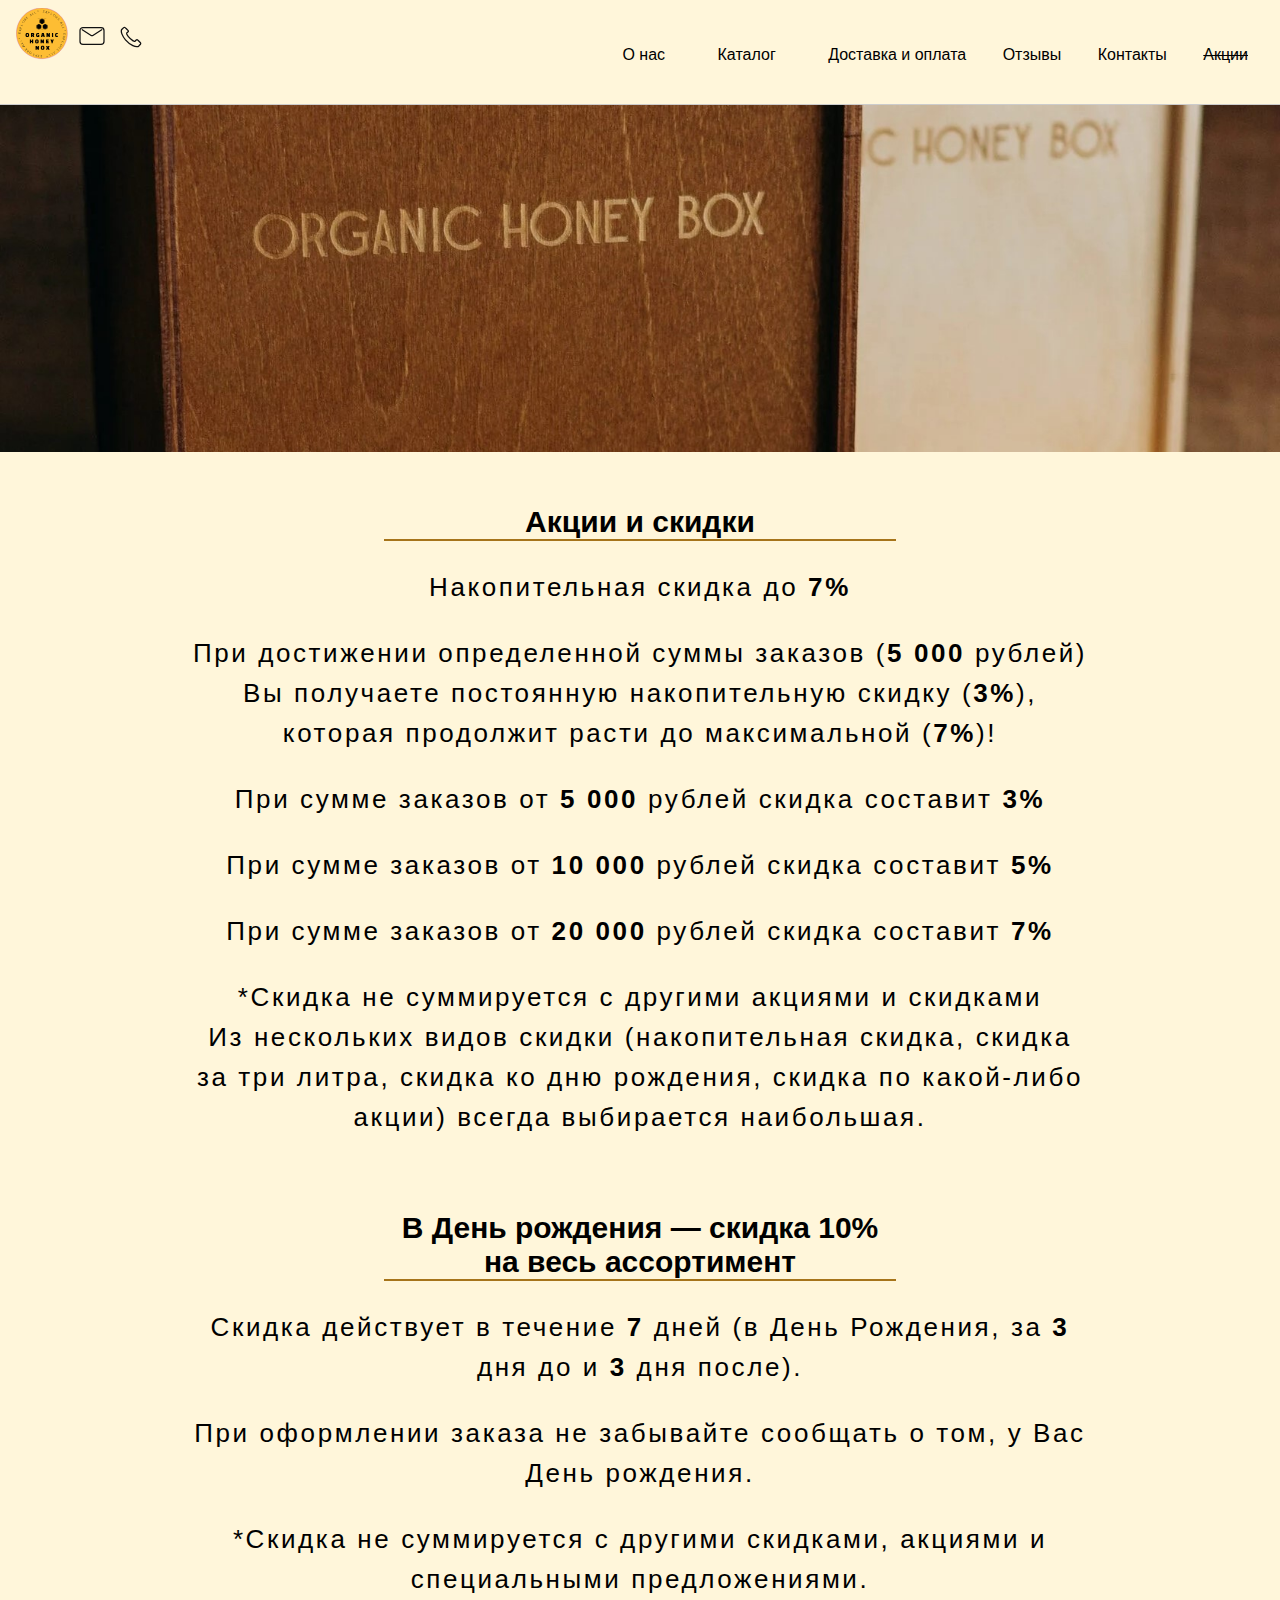
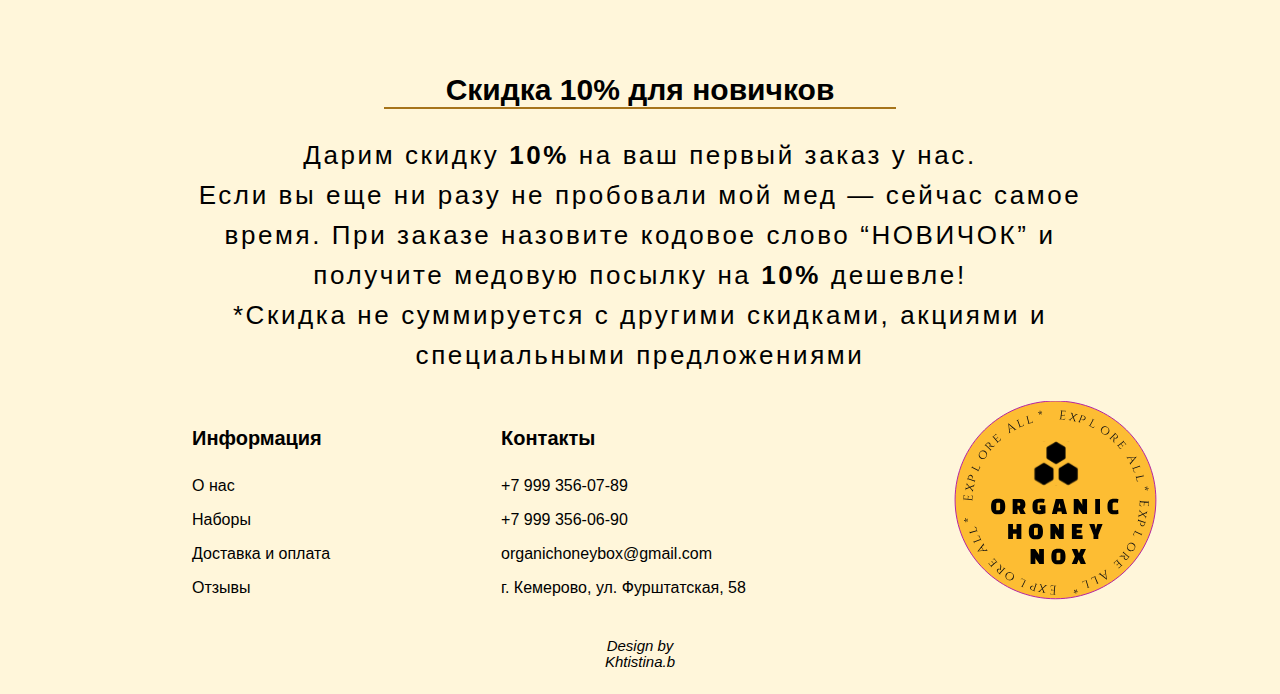
<file: sales.html>
<!DOCTYPE html>
<html lang="en">
<head>
  <meta charset="UTF-8">
  <meta http-equiv="X-UA-Compatible" content="IE=edge">
  <meta name="viewport" content="width=device-width, initial-scale=1.0">

  <link rel="stylesheet" href="css/base.css">
  <link rel="stylesheet" href="css/header.css">
  <link rel="stylesheet" href="css/footer.css">

  <link rel="stylesheet" href="css/sales.css">

  <script src="js/header.js"></script>

  <!-- Yandex.Metrika counter -->
<script type="text/javascript" >
   (function(m,e,t,r,i,k,a){m[i]=m[i]||function(){(m[i].a=m[i].a||[]).push(arguments)};
   m[i].l=1*new Date();
   for (var j = 0; j < document.scripts.length; j++) {if (document.scripts[j].src === r) { return; }}
   k=e.createElement(t),a=e.getElementsByTagName(t)[0],k.async=1,k.src=r,a.parentNode.insertBefore(k,a)})
   (window, document, "script", "https://mc.yandex.ru/metrika/tag.js", "ym");

   ym(91745476, "init", {
        clickmap:true,
        trackLinks:true,
        accurateTrackBounce:true
   });
</script>
<noscript><div><img src="https://mc.yandex.ru/watch/91745476" style="position:absolute; left:-9999px;" alt="" /></div></noscript>
<!-- /Yandex.Metrika counter -->

  <title>Акции</title>
</head>

<body>

<header>
  <div class="site-header">
    <div class="site-identity">
      <img src="images/icons/logo.svg" height="51.5" width="52" alt="Logo mini">
      <a class="contact-logo" href="mailto:organichoneybox@gmail.com">
        <img src="images/icons/email.svg" height="28.2" width="39.2" alt="Logo mini">
      </a>
      <a class="contact-logo" href="tel:+7 999 356-07-89">
        <img src="images/icons/phone.svg" height="25.9" width="30.3" alt="Logo mini">
      </a>
    </div>

    <nav class="site-navigation">
      <ul class="nav">
        <li><a href="about-us.html">О нас</a></li>
        <li>
          <div class="dropdown">
            <button onclick="myFunction()" class="dropbtn">Каталог</button>
            <div id="myDropdown" class="dropdown-content">
              <a href="index.html#gifts">Подарочные наборы</a>
              <a href="sets.html#honey">Мёд</a>
            </div>
          </div>
        </li>
        <li><a href="delivery.html">Доставка и оплата</a></li>
        <li><a href="delivery.html#feedback">Отзывы</a></li>
        <li><a href="#contacts">Контакты</a></li>
        <li class="current"><a href="sales.html">Акции</a></li>
      </ul>
    </nav>
  </div>
</header>

<main role="main">
  <div class="width-image">
    <img src="images/sales/sales.jpg" alt="">
  </div>

  <div class="central-content">
    <div class="content">
      <div class="conteiner">
        <div class="title-center">
          <h2>Акции и скидки</h2>
        </div>
      </div>
      <p>Накопительная скидка до <strong>7%</strong></p>
      <p>
        При достижении определенной суммы заказов (<strong>5 000</strong> рублей) <br>
        Вы получаете постоянную накопительную скидку (<strong>3%</strong>), <br>
        которая продолжит расти до максимальной (<strong>7%</strong>)!
      </p>
      <p>
        При сумме заказов от <strong>5 000</strong> рублей скидка составит <strong>3%</strong>
      </p>
      <p>
        При сумме заказов от <strong>10 000</strong> рублей скидка составит <strong>5%</strong>
      </p>
      <p>
        При сумме заказов от <strong>20 000</strong> рублей скидка составит <strong>7%</strong>
      </p>
      <p>
        *Скидка не суммируется с другими акциями и скидками <br>
        Из нескольких видов скидки (накопительная скидка, скидка за три литра,
        скидка ко дню рождения, скидка по какой-либо акции) всегда выбирается наибольшая.
      </p>
    </div>
  </div>

  <div class="central-content">
    <div class="content">
      <div class="conteiner">
        <div class="title-center">
          <h2>В День рождения — скидка 10% на весь ассортимент</h2>
        </div>
      </div>
      <p>
        Скидка действует в течение <strong>7</strong> дней
        (в День Рождения, за <strong>3</strong> дня до и <strong>3</strong> дня после).
      </p>
      <p>
        При оформлении заказа не забывайте сообщать о том, у Вас День рождения.
      </p>
      <p>
        *Скидка не суммируется с другими скидками, акциями и специальными предложениями.
      </p>
    </div>
  </div>

  <div class="central-content">
    <div class="content">
      <div class="conteiner">
        <div class="title-center">
          <h2>Скидка 10% для новичков</h2>
        </div>
      </div>
      <p>
        Дарим скидку <strong>10%</strong> на ваш первый заказ у нас. <br>
        Если вы еще ни разу не пробовали мой мед — сейчас самое время.
        При заказе назовите кодовое слово “НОВИЧОК” и получите медовую посылку на <strong>10%</strong> дешевле! <br>
        *Скидка не суммируется с другими скидками, акциями и специальными предложениями
      </p>
    </div>
  </div>
</main>

<footer role="contentinfo">
  <div class="textcols">
    <div class="textcols-item">
      <h4>Информация</h4>
      <p><a href="about-us.html">О нас</a></p>
      <p><a href="sets.html">Наборы</a></p>
      <p><a href="delivery.html">Доставка и оплата</a></p>
      <p><a href="delivery.html#feedback">Отзывы</a></p>
    </div>
    <div class="textcols-item">
      <h4><a id="contacts">Контакты</a></h4>
      <p><a href="tel:+7 999 356-07-89">+7 999 356-07-89</a></p>
      <p><a href="tel:+7 999 356-06-90">+7 999 356-06-90</a></p>
      <p><a href="mailto:organichoneybox@gmail.com">organichoneybox@gmail.com</a></p>
      <p><a href="">г. Кемерово, ул. Фурштатская, 58</a></p>
    </div>
    <div class="textcols-item-logo">
      <img class="logo" src="images/icons/logo.svg" alt="">
    </div>
  </div>
  <div class="conteiner">
    <p class="designer">Design by <br> Khtistina.b</p>
  </div>
</footer>
</body>
</html>
</file>
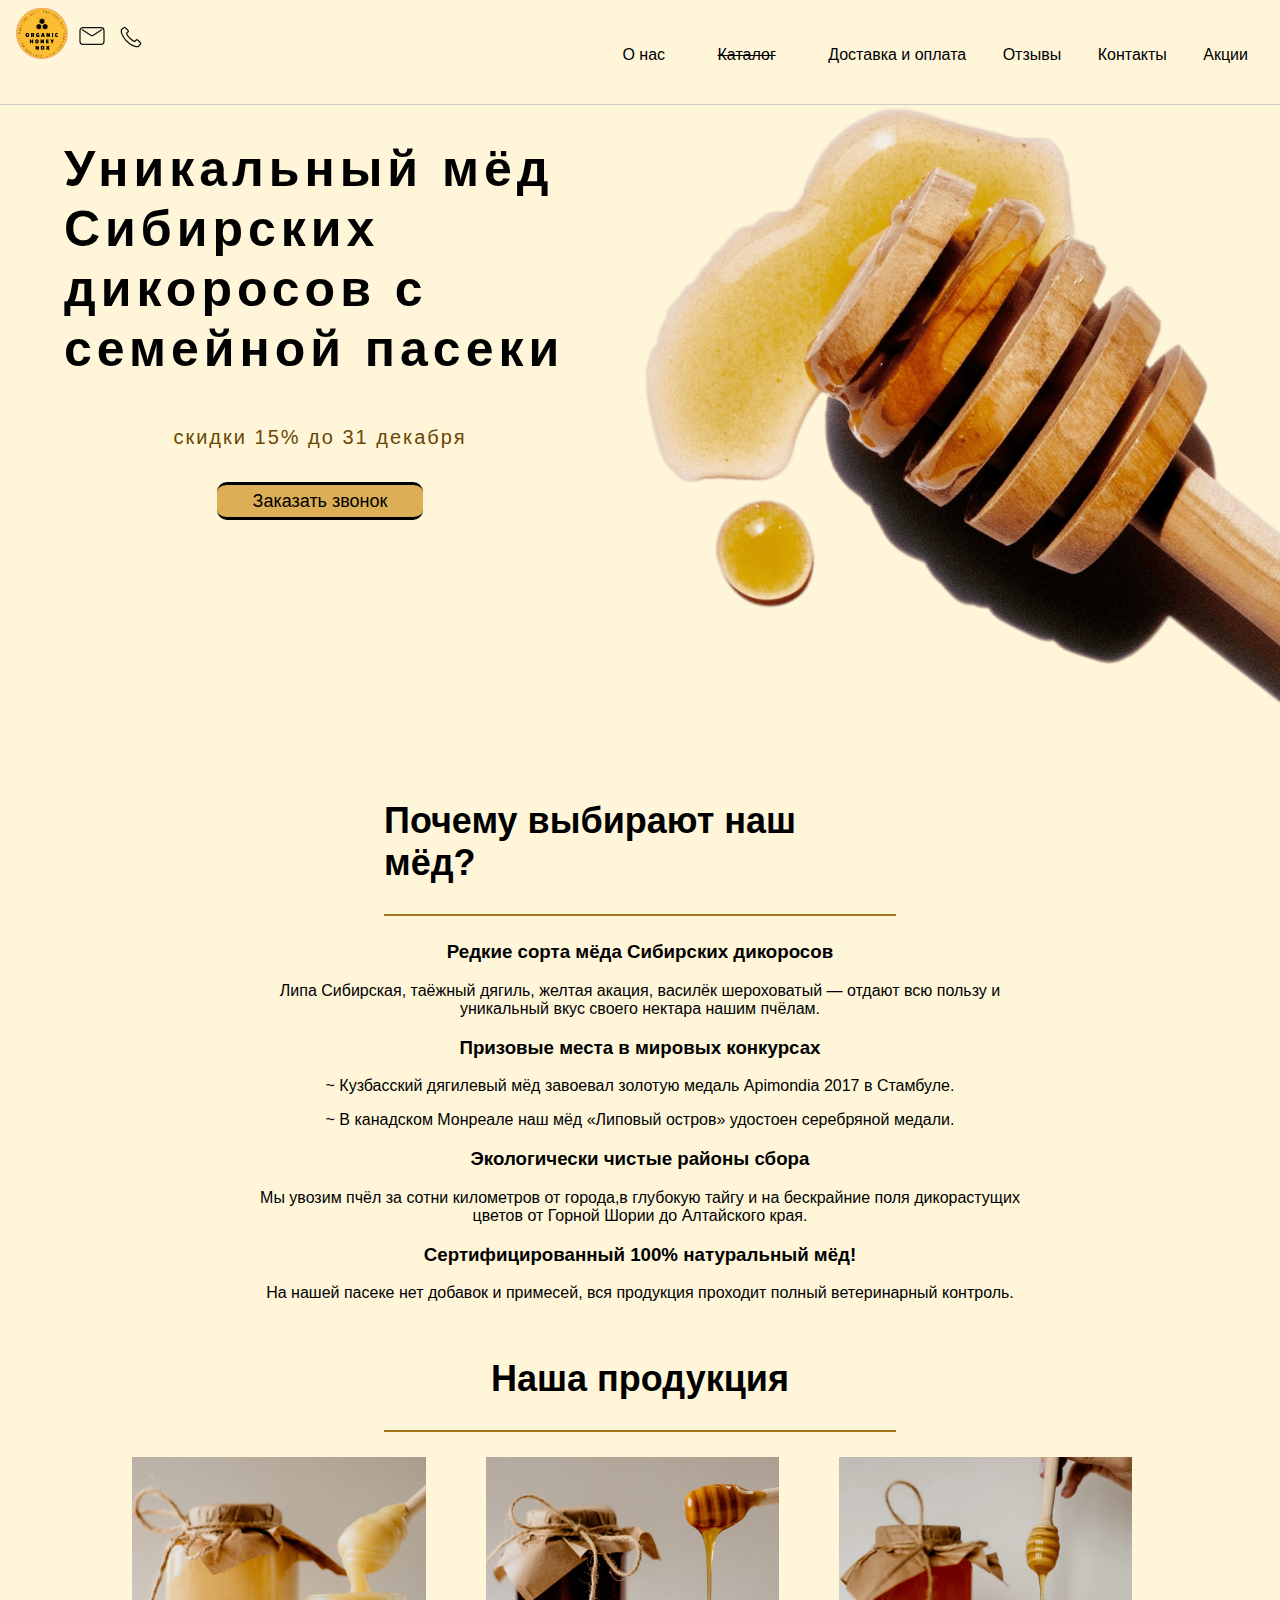
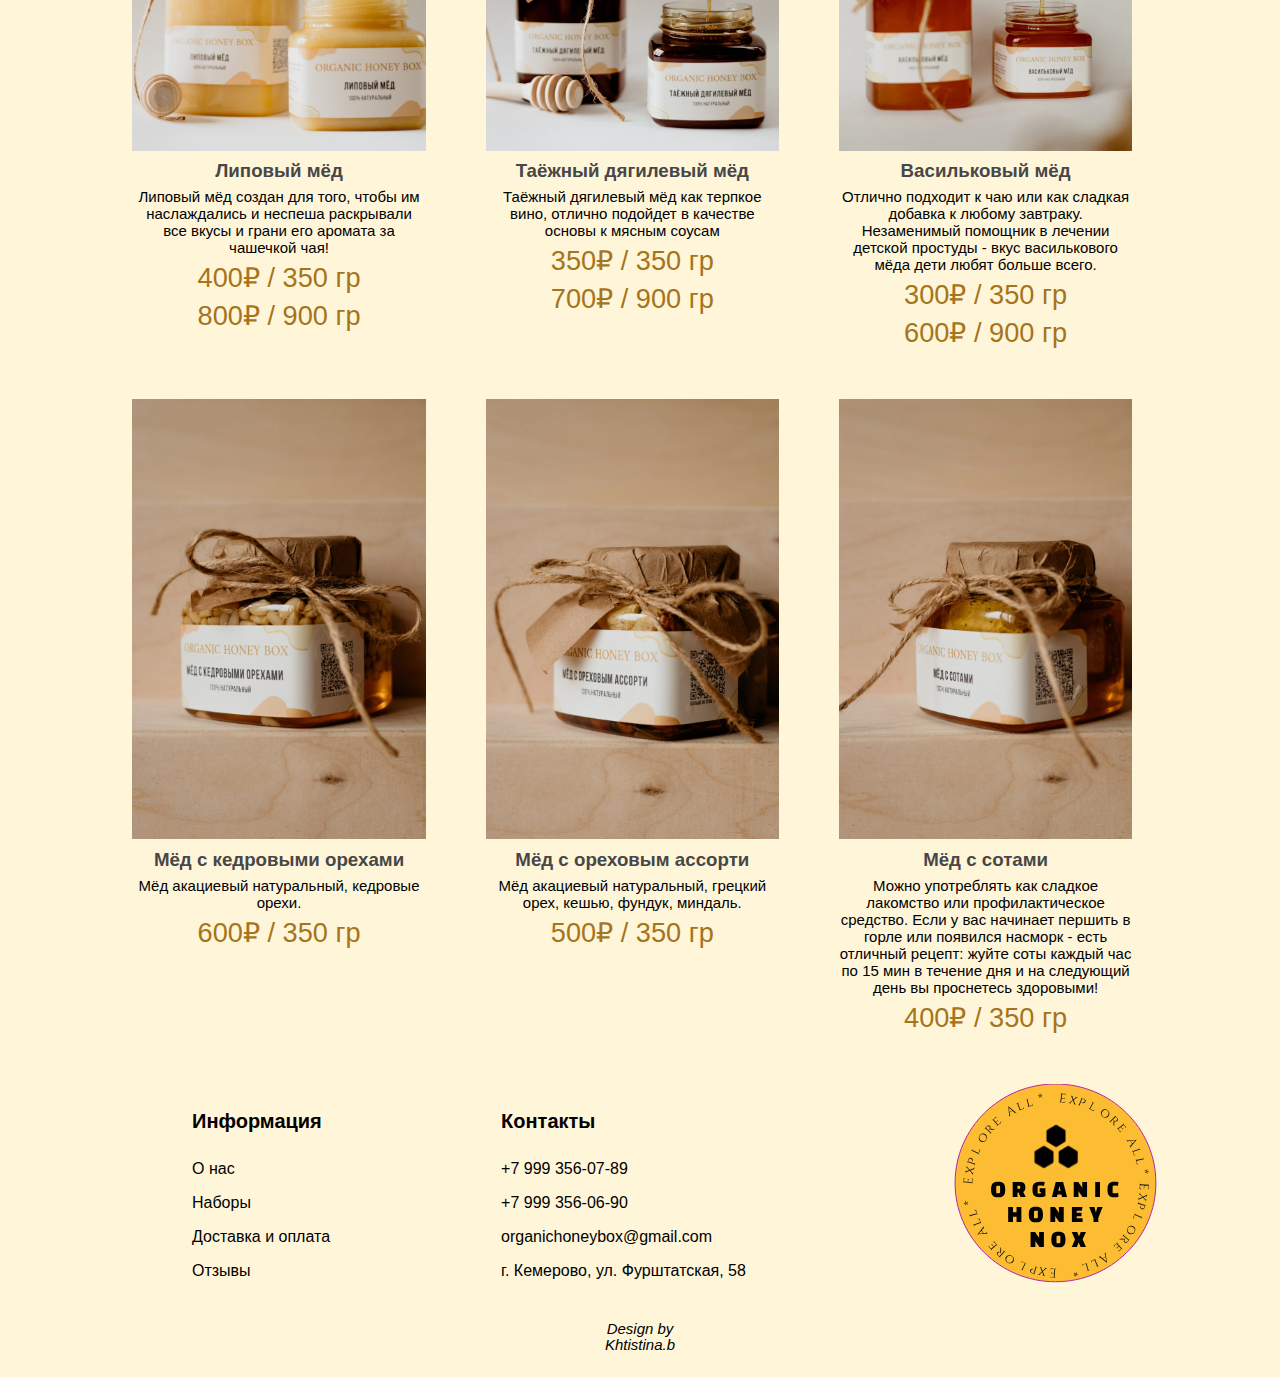
<file: sets.html>
<!DOCTYPE html>
<html lang="en">
<head>
  <meta charset="UTF-8">
  <meta http-equiv="X-UA-Compatible" content="IE=edge">
  <meta name="viewport" content="width=device-width, initial-scale=1.0">

  <link rel="stylesheet" href="css/base.css">
  <link rel="stylesheet" href="css/sets.css">
  <link rel="stylesheet" href="css/header.css">
  <link rel="stylesheet" href="css/footer.css">

  <script src="js/header.js"></script>

  <!-- Yandex.Metrika counter -->
  <script type="text/javascript">
      (function (m, e, t, r, i, k, a) {
          m[i] = m[i] || function () {
              (m[i].a = m[i].a || []).push(arguments)
          };
          m[i].l = 1 * new Date();
          for (var j = 0; j < document.scripts.length; j++) {
              if (document.scripts[j].src === r) {
                  return;
              }
          }
          k = e.createElement(t), a = e.getElementsByTagName(t)[0], k.async = 1, k.src = r, a.parentNode.insertBefore(k, a)
      })
      (window, document, "script", "https://mc.yandex.ru/metrika/tag.js", "ym");

      ym(91745476, "init", {
          clickmap: true,
          trackLinks: true,
          accurateTrackBounce: true
      });
  </script>
  <noscript>
    <div><img src="https://mc.yandex.ru/watch/91745476" style="position:absolute; left:-9999px;" alt=""/></div>
  </noscript>
  <!-- /Yandex.Metrika counter -->

  <title>Наборы</title>
</head>
<body>
<header>
  <div class="site-header">
    <div class="site-identity">
      <img src="images/icons/logo.svg" height="51.5" width="52" alt="Logo mini">
      <a class="contact-logo" href="mailto:organichoneybox@gmail.com">
        <img src="images/icons/email.svg" height="28.2" width="39.2" alt="Logo mini">
      </a>
      <a class="contact-logo" href="tel:+7 999 356-07-89">
        <img src="images/icons/phone.svg" height="25.9" width="30.3" alt="Logo mini">
      </a>
    </div>

    <nav class="site-navigation">
      <ul class="nav">
        <li><a href="about-us.html">О нас</a></li>
        <li>
          <div class="dropdown">
            <button onclick="myFunction()" class="dropbtn current">Каталог</button>
            <div id="myDropdown" class="dropdown-content">
              <a href="index.html#gifts">Подарочные наборы</a>
              <a href="sets.html#honey">Мёд</a>
            </div>
          </div>
        </li>
        <li><a href="delivery.html">Доставка и оплата</a></li>
        <li><a href="delivery.html#feedback">Отзывы</a></li>
        <li><a href="#contacts">Контакты</a></li>
        <li><a href="sales.html">Акции</a></li>
      </ul>
    </nav>
  </div>

  <div class="content-cols">
    <div class="content-col">
      <div class="content">
        <h1>Уникальный мёд Сибирских дикоросов с семейной пасеки</h1>
        <p>
          скидки 15% до 31 декабря
        </p>
        <div class="call-button">
          <a href="https://forms.gle/hiMPnfRFtHsNUYfY8">Заказать звонок</a>
        </div>
      </div>
    </div>
    <div class="content-col">
      <img src="images/sets/background-transformed.png" alt="">
    </div>
  </div>
</header>

<main>
  <div class="conteiner">
    <div class="title-center">
      <h2>Почему выбирают наш мёд?</h2>
    </div>
    <div class="content">
      <h3>Редкие сорта мёда Сибирских дикоросов</h3>
      <p>
        Липа Сибирская, таёжный дягиль, желтая акация, василёк шероховатый — отдают всю пользу и уникальный вкус
        своего нектара нашим пчёлам.
      </p>
    </div>
    <div class="content">
      <h3>Призовые места в мировых конкурсах</h3>
      <p>
        ~ Кузбасский дягилевый мёд завоевал золотую медаль Apimondia 2017 в Стамбуле.
      </p>
      <p>
        ~ В канадском Монреале наш мёд «Липовый остров» удостоен серебряной медали.
      </p>
    </div>
    <div class="content">
      <h3>Экологически чистые районы сбора</h3>
      <p>
        Мы увозим пчёл за сотни километров от города,в глубокую тайгу и на бескрайние поля дикорастущих цветов от
        Горной Шории до Алтайского края.
      </p>
    </div>
    <div class="content">
      <h3>Сертифицированный 100% натуральный мёд!</h3>
      <p>
        На нашей пасеке нет добавок и примесей, вся продукция проходит полный ветеринарный контроль.
      </p>
    </div>
  </div>

  <div class="conteiner">
    <div class="title-center">
      <h2 id="honey">Наша продукция</h2>
    </div>

    <div class="conteiner">
      <ul class="products">

        <li class="product-wrapper">
          <div class="product">
            <img class="product-photo" src="images/sets/product1.jpg" alt="Липовый мед">
            <h3>Липовый мёд</h3>
            <div class="description">
              <p>
                Липовый мёд создан для того, чтобы им наслаждались и неспеша
                раскрывали все вкусы и грани его аромата за чашечкой чая!
              </p>
            </div>
            <p>400₽ / 350 гр</p>
            <p>800₽ / 900 гр</p>
          </div>
        </li>

        <li class="product-wrapper">
          <div class="product">
            <img class="product-photo" src="images/sets/product2.jpg" alt="">
            <h3>Таёжный дягилевый мёд</h3>
            <div class="description">
              <p>
                Таёжный дягилевый мёд как терпкое вино, отлично подойдет в качестве основы к мясным соусам
              </p>
            </div>
            <p>350₽ / 350 гр</p>
            <p>700₽ / 900 гр</p>
          </div>
        </li>

        <li class="product-wrapper">
          <div class="product">
            <img class="product-photo" src="images/sets/product3.webp" alt="">
            <h3>Васильковый мёд</h3>
            <div class="description">
              <p>
                Отлично подходит к чаю или как сладкая добавка к любому завтраку.
                Незаменимый помощник в лечении детской простуды - вкус василькового мёда дети любят больше всего.
              </p>
            </div>
            <p>300₽ / 350 гр</p>
            <p>600₽ / 900 гр</p>
          </div>
        </li>

        <li class="product-wrapper">
          <div class="product">
            <img class="product-photo" src="images/sets/product4.webp" alt="">
            <h3>Мёд с кедровыми орехами</h3>
            <div class="description">
              <p>
                Мёд акациевый натуральный, кедровые орехи.
              </p>
            </div>
            <p>600₽ / 350 гр</p>
          </div>
        </li>

        <li class="product-wrapper">
          <div class="product">
            <img class="product-photo" src="images/sets/pruduct5.webp" alt="">
            <h3>Мёд с ореховым ассорти</h3>
            <div class="description">
              <p>
                Мёд акациевый натуральный, грецкий орех, кешью, фундук, миндаль.
              </p>
            </div>
            <p>500₽ / 350 гр</p>
          </div>
        </li>

        <li class="product-wrapper">
          <div class="product">
            <img class="product-photo" src="images/sets/product6.webp" alt="">
            <h3>Мёд с сотами</h3>
            <div class="description">
              <p>
                Можно употреблять как сладкое лакомство или профилактическое средство.
                Если у вас начинает першить в горле или появился насморк - есть отличный рецепт: жуйте соты каждый час
                по 15 мин в течение дня и на следующий день вы проснетесь здоровыми!
              </p>
            </div>
            <p>400₽ / 350 гр</p>
          </div>
        </li>
      </ul>
    </div>
  </div>
</main>

<footer role="contentinfo">
  <div class="textcols">
    <div class="textcols-item">
      <h4>Информация</h4>
      <p><a href="about-us.html">О нас</a></p>
      <p><a href="sets.html">Наборы</a></p>
      <p><a href="delivery.html">Доставка и оплата</a></p>
      <p><a href="delivery.html#feedback">Отзывы</a></p>
    </div>
    <div class="textcols-item">
      <h4><a id="contacts">Контакты</a></h4>
      <p><a href="tel:+7 999 356-07-89">+7 999 356-07-89</a></p>
      <p><a href="tel:+7 999 356-06-90">+7 999 356-06-90</a></p>
      <p><a href="mailto:organichoneybox@gmail.com">organichoneybox@gmail.com</a></p>
      <p><a href="">г. Кемерово, ул. Фурштатская, 58</a></p>
    </div>
    <div class="textcols-item-logo">
      <img class="logo" src="images/icons/logo.svg" alt="">
    </div>
  </div>
  <div class="conteiner">
    <p class="designer">Design by <br> Khtistina.b</p>
  </div>
</footer>
</body>
</html>
</file>
<file: css/base.css>
body {
    font-family: Helvetica;
    margin: 0;
    background-color: #FFF6DA;
    display: flex;
    flex-direction: column;
}

a {
    text-decoration: none;
    color: #000;
}

.conteiner {
    margin-top: 2%;
    margin-bottom: 2%;
    justify-content: center;
    margin-left: auto;
    margin-right: auto;
}

.title-center {
    all: inherit;
    display: flex;
    font-size: 24px;
    width: 40%;
    border-bottom: 2px solid #A6741A;
}

.content-center {
    all: inherit;
    display: flex;
    width: 60%;
    text-align: center;
    line-height: 120%;
    font-size: 120%;
}

.call-button {
    text-align: center;
    margin-top: 2%;
}

.call-button a {
    text-decoration: none;
    display: inline-block;
    color: black;
    padding: .3em 2em;
    outline: none;
    border-width: 3px 0;
    border-style: solid;
    border-color: black;
    border-radius: 10px;
    background: #DCAE55;
    transition: 0.2s;
    font-size: 18px;
}

.width-image img {
    width: 100%;
    height: 100%;
}
</file>
<file: css/gift-sets.css>
.table {
    all: inherit;
    background-color: #DFC698;
    margin-left: 15%;
    margin-right: 15%;
}

.cell-text {
    font-size: 120%;
    margin-right: 4%;
    margin-left: 5%;
}

.table-image {
    width: 100%;
    height: 100%;
}

.products {
    list-style: none;
    margin: 0 -20px 0 0;
    margin-left: 10%;
    margin-right: 10%;
    padding: 0;
}

.product-wrapper {
    display: block;
    float: left;
    width: 25%;
}

.product {
    display: block;
    border-radius: 3px;
    position: relative;
    background: #FFF6DA;
    margin: 0 45px 150px 45px;
    color: #474747;
    z-index: 0;
    height: 100%;
}

.product p {
    text-align: center;
    position: relative;
    margin-top: 2%;
    margin-bottom: 0%;
    font-size: 1.7em;
    font-weight: 500;
    color: #A6741A;
}

.product h3 {
    text-align: center;
    margin-top: 2%;
    margin-bottom: 1%;
}

.product-button {
    text-align: center;
    margin-top: 2%;
}

.product .description p {
    font-size: 15px;
    color: black;
}

.product-photo {
    position: relative;
    overflow: hidden;
    width: 100%;
    height: 100%;
}
</file>
<file: css/header.css>
.current {
    text-decoration: line-through;
}

.site-header {
    border-bottom: 1px solid #ccc;
    padding: .5em 1em;
    display: flex;
    justify-content: space-between;
}

.site-identity h1 {
    font-size: 1.5em;
    margin: .6em 0;
    display: inline-block;
}

.site-header .site-identity .contact-logo img {
    margin-bottom: 7%;
}


.site-navigation ul,
.site-navigation li {
    margin: 0;
    padding: 0;
}

.site-navigation li {
    display: inline-block;
    margin: 1.4em 1em 1em 1em;
}


.header-image {
    padding-top: 0%;
    width: 1440px;
    height: 1130px;
}

.header-image img {
    width: 100%;
}

.header-image .content {
    position: absolute;
    bottom: 5px;
    right: 8px;
    width: 40%;
    top: 40%;
    margin-right: 7%;
}

.header-image h1 {
    margin-top: 50%;
    text-align: center;
    font-size: 96px;
}

.header-image .content p {
    text-align: center;
    font-size: 24px;
}

/* Кнопка выпадающего списка */
.dropbtn {
  background-color: #FFF6DA;;
  color: black;
  padding: 16px;
  font-size: 16px;
  border: none;
  cursor: pointer;
}

/* Кнопка выпадающего меню при наведении и фокусировке */
.dropbtn:hover, .dropbtn:focus {
  background-color: #DFC698;
}

/* Контейнер <div> - необходим для размещения выпадающего содержимого */
.dropdown {
  position: relative;
  display: inline-block;
}

/* Выпадающее содержимое (скрыто по умолчанию) */
.dropdown-content {
  display: none;
  position: absolute;
  background-color: #DFC698;
  min-width: 160px;
  box-shadow: 0px 8px 16px 0px rgba(0,0,0,0.2);
  z-index: 1;
}

/* Ссылки внутри выпадающего списка */
.dropdown-content a {
  color: black;
  padding: 12px 16px;
  text-decoration: none;
  display: block;
}

/* Изменение цвета выпадающих ссылок при наведении курсора */
.dropdown-content a:hover {
    background-color: #DFC698;
}

/* Показать выпадающее меню (используйте JS, чтобы добавить этот класс .dropdown-content содержимого, когда пользователь нажимает на кнопку выпадающего списка) */
.show {display:block;}
</file>
<file: css/footer.css>
.conteiner .designer {
    text-align: center;
    font-size: 15px;
    line-height: 15.2px;
    font-weight: 500;
    font-style: italic;
}

.textcols {
    justify-content: center;
    white-space: nowrap;
    margin-left: 15%;
    margin-right: 15%;
}

.textcols-item {
    white-space: normal;
    display: inline-block;
    width: 30%;
    vertical-align: top;
}

.textcols-item h4 {
    font-weight: 600;
    font-size: 20px;
}

.textcols-item p {
    font-weight: 400;
}

.textcols-item-logo {
    white-space: normal;
    display: inline-block;
    vertical-align: top;
    margin-left: 20%;
}

.textcols .textcols-item .logo {
    align-items: center;
}

.textcols .textcols-item:first-child {
    margin-right: 4%;
}
</file>
<file: css/about-us.css>
.content-cols {
    white-space: nowrap;
}

.content-cols .content-col {
    white-space: normal;
    display: inline-block;
    width: 50%;
    vertical-align: top;
}

.content-cols .content-col p {
    margin-left: 5%;
    margin-right: 5%;
    font-style: normal;
    font-size: 20px;
    line-height: 50px;
    letter-spacing: 0.1em;
}

.content-cols .content-col img {
    width: 100%;
    height: 635px;
}

.central-content {
    background-color: #DFC698;
    padding-bottom: 1%;
    padding-top: 1%;
    margin-bottom: 1%;
}

.central-content .content {
    text-align: center;
}

.central-content .content h2 {
    margin-block-start: 0;
    margin-block-end: 0;
    font-weight: 600;
    font-size: 30px;
    margin-top: 2%;
}

.central-content .content p {
    width: 60%;
    margin-bottom: 2%;
    margin-left: 20%;
    margin-right: 20%;
    line-height: 40px;
    letter-spacing: 0.1em;
    font-style: normal;
    font-size: 26px;
    text-align: center;
}

.central-content .content img {
    width: 100%;
}
</file>
<file: css/delivery.css>
.content {
    width: 60%;
    justify-content: center;
    margin-left: auto;
    margin-right: auto;
}

.content h3 {
    text-align: center;
    font-weight: 600;
    font-size: 22px;
    line-height: 60px;
}

.content p {
    text-align: center;
    font-size: 20px;
    line-height: 35px;
}

.feedbacks {
    margin-left: 10%;
    margin-right: 10%;
}

.feedbacks .feedback {
    margin-bottom: 2%;
    margin-top: 2%;
}

.feedback-left {
    text-align: right;
}
</file>
<file: css/sales.css>
.sales-image img {
    width: 100%;
}

.central-content {
    padding-top: 1%;
}

.central-content .content {
    text-align: center;
}

.central-content .content h2 {
    margin-block-start: 0;
    margin-block-end: 0;
    font-weight: 600;
    font-size: 30px;
    margin-top: 2%;
}

.central-content .content p {
    width: 70%;
    margin-bottom: 2%;
    margin-left: 15%;
    margin-right: 15%;
    line-height: 40px;
    letter-spacing: 0.1em;
    font-style: normal;
    font-size: 26px;
    text-align: center;
}

.central-content .content img {
    width: 100%;
}
</file>
<file: css/sets.css>
.content {
    width: 60%;
    justify-content: center;
    margin-left: auto;
    margin-right: auto;
}

.content h3 {
    text-align: center;
}

.content p {
    text-align: center;
}

.products {
    list-style: none;
    /* margin: 0 -10px 0 0; */
    margin-left: 8%;
    /* margin-right: 5%; */
    padding: 0;
}

.product-wrapper {
    display: block;
    float: left;
    width: 30%;
}

.product {
    display: block;
    border-radius: 3px;
    position: relative;
    background: #FFF6DA;
    margin: 0 30px 50px 30px;
    color: #474747;
    z-index: 0;
    height: 100%;
}

.product p {
    text-align: center;
    position: relative;
    margin-top: 2%;
    margin-bottom: 0%;
    font-size: 1.7em;
    font-weight: 500;
    color: #A6741A;
}

.product h3 {
    text-align: center;
    margin-top: 2%;
    margin-bottom: 1%;
}

.product .description p {
    font-size: 15px;
    color: black;
}

.product-photo {
    position: relative;
    overflow: hidden;
    width: 100%;
    height: 100%;
}

.content-cols {
    white-space: nowrap;
}

.content-cols .content-col {
    white-space: normal;
    display: inline-block;
    width: 50%;
    vertical-align: top;
}

.content-cols .content-col .content {
    width: 80%;
}

.content-cols .content-col .content h1 {
    font-style: normal;
    font-weight: 600;
    font-size: 50px;
    line-height: 60px;
    letter-spacing: 0.1em;
    text-align: left;
}

.content-cols .content-col .content p {
    margin-left: 5%;
    margin-right: 5%;
    font-style: normal;
    font-size: 20px;
    line-height: 50px;
    letter-spacing: 0.1em;
    color: #6B4603;
    text-align: center;
}

.content-cols .content-col img {
    width: 100%;
    height: 635px;
}
</file>
